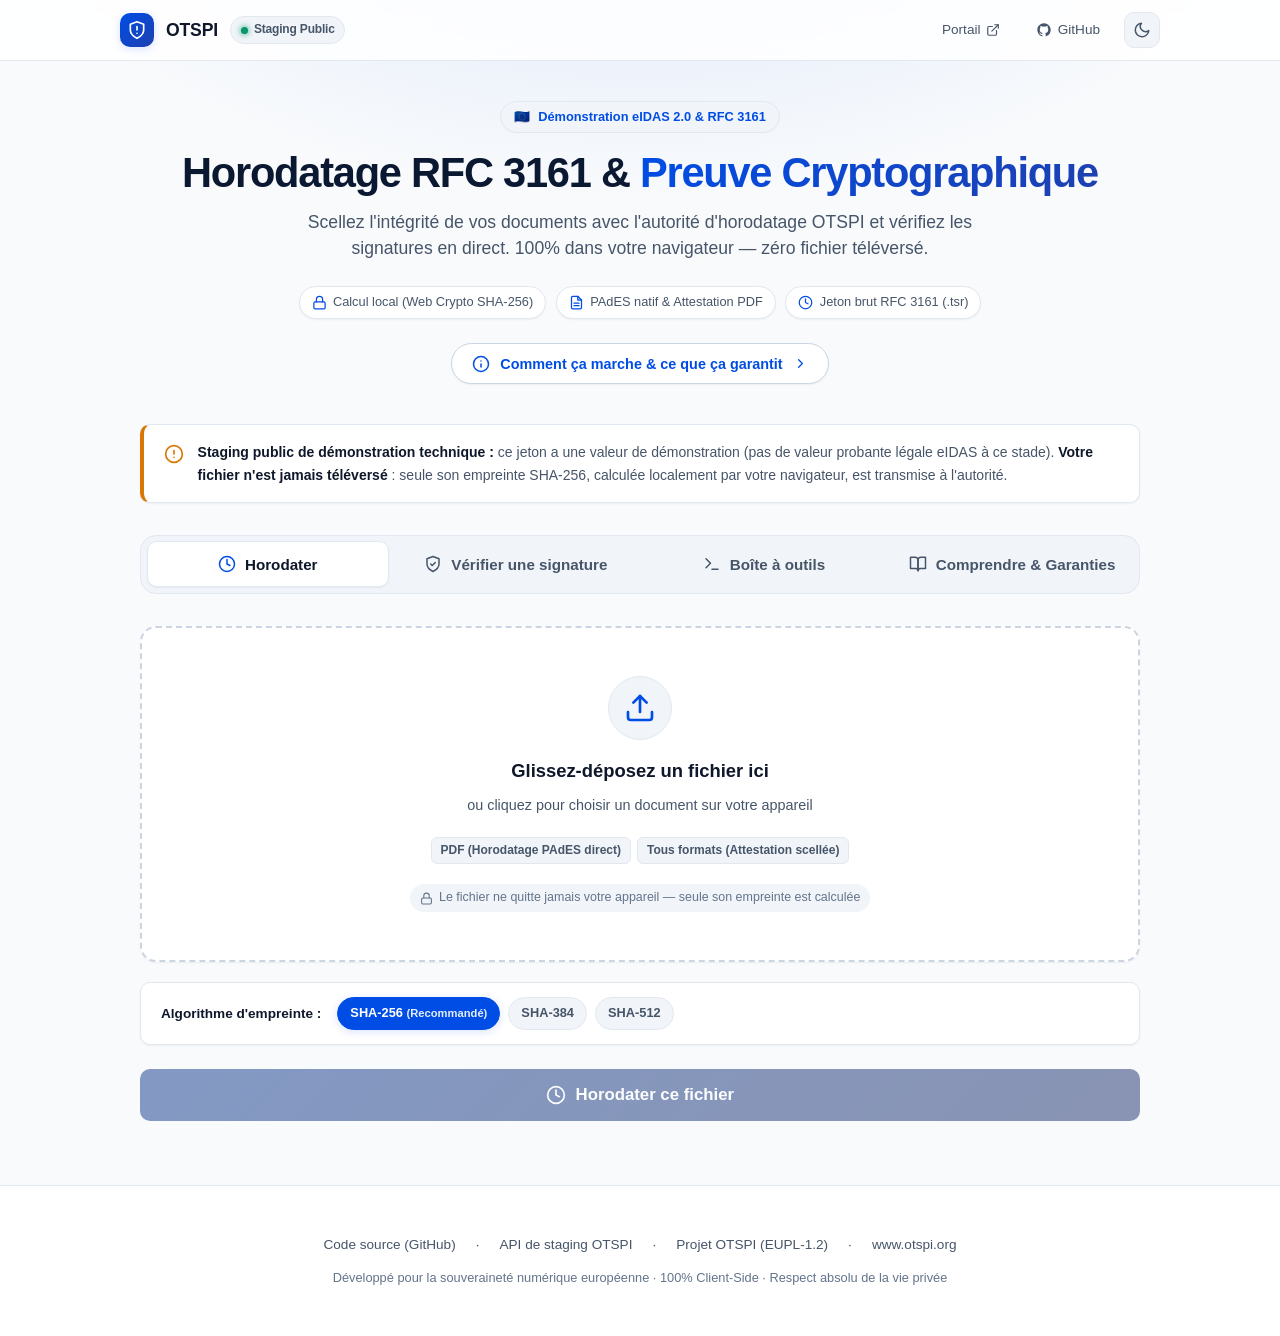
<file: index.html>
<!DOCTYPE html>
<html lang="fr">
<head>
<meta charset="UTF-8">
<meta name="viewport" content="width=device-width, initial-scale=1.0">
<title>Démo OTSPI — Horodatage RFC 3161 &amp; Preuve Cryptographique</title>
<meta name="description" content="Horodatez vos documents en direct contre le staging public OTSPI, avec vérification complète du jeton RFC 3161 et horodatage PAdES dans votre navigateur.">
<meta name="color-scheme" content="light dark">
<link rel="icon" type="image/svg+xml" href="icon.svg">
<link rel="manifest" href="manifest.json">
<script>
  (function() {
    const saved = localStorage.getItem('theme');
    const prefersDark = window.matchMedia('(prefers-color-scheme: dark)').matches;
    const theme = saved || (prefersDark ? 'dark' : 'light');
    document.documentElement.setAttribute('data-theme', theme);
  })();
</script>
<link rel="stylesheet" href="style.css">
<script type="importmap">
{
  "imports": {
    "pkijs": "https://cdn.jsdelivr.net/npm/pkijs/+esm",
    "asn1js": "https://cdn.jsdelivr.net/npm/asn1js/+esm",
    "pdf-lib-incremental-save": "https://cdn.jsdelivr.net/npm/pdf-lib-incremental-save@1.17.4/+esm",
    "pdf-rfc3161": "https://cdn.jsdelivr.net/npm/pdf-rfc3161/+esm",
    "pdf-rfc3161/internals": "https://cdn.jsdelivr.net/npm/pdf-rfc3161/dist/internals.js"
  }
}
</script>
<script src="analytics.js" defer></script>
</head>
<body>
  <!-- Barre de navigation supérieure -->
  <header class="top-bar">
    <div class="top-bar-inner">
      <a href="https://www.otspi.org" class="brand" title="Retour au portail OTSPI">
        <div class="brand-icon-wrap">
          <svg width="20" height="20" viewBox="0 0 24 24" fill="none" stroke="currentColor" stroke-width="2" stroke-linecap="round" stroke-linejoin="round">
            <path d="M12 22s8-4 8-10V5l-8-3-8 3v7c0 6 8 10 8 10z"/>
            <path d="M12 8v4"/>
            <path d="M12 16h.01"/>
          </svg>
        </div>
        <span class="brand-title">OTSPI</span>
        <span class="badge-staging"><span class="badge-dot"></span> <span class="badge-text-full">Staging Public</span><span class="badge-text-short">Staging</span></span>
      </a>

      <div class="top-actions">
        <a href="https://www.otspi.org" class="nav-link" target="_blank" rel="noopener noreferrer">
          <span>Portail</span>
          <svg width="14" height="14" viewBox="0 0 24 24" fill="none" stroke="currentColor" stroke-width="2" stroke-linecap="round" stroke-linejoin="round">
            <path d="M18 13v6a2 2 0 0 1-2 2H5a2 2 0 0 1-2-2V8a2 2 0 0 1 2-2h6"/>
            <polyline points="15 3 21 3 21 9"/>
            <line x1="10" y1="14" x2="21" y2="3"/>
          </svg>
        </a>
        <a href="https://github.com/otspi/demo" class="nav-link" target="_blank" rel="noopener noreferrer" title="Code source sur GitHub">
          <svg width="16" height="16" viewBox="0 0 24 24" fill="currentColor">
            <path fill-rule="evenodd" clip-rule="evenodd" d="M12 2C6.477 2 2 6.484 2 12.017c0 4.425 2.865 8.18 6.839 9.504.5.092.682-.217.682-.483 0-.237-.008-.868-.013-1.703-2.782.605-3.369-1.343-3.369-1.343-.454-1.158-1.11-1.466-1.11-1.466-.908-.62.069-.608.069-.608 1.003.07 1.53 1.032 1.53 1.032.892 1.53 2.341 1.088 2.91.832.092-.647.35-1.088.636-1.338-2.22-.253-4.555-1.113-4.555-4.951 0-1.093.39-1.988 1.029-2.688-.103-.253-.446-1.272.098-2.65 0 0 .84-.27 2.75 1.026A9.564 9.564 0 0112 6.844c.85.004 1.705.115 2.504.337 1.909-1.296 2.747-1.027 2.747-1.027.546 1.379.202 2.398.1 2.651.64.7 1.028 1.595 1.028 2.688 0 3.848-2.339 4.695-4.566 4.943.359.309.678.92.678 1.855 0 1.338-.012 2.419-.012 2.747 0 .268.18.58.688.482A10.019 10.019 0 0022 12.017C22 6.484 17.522 2 12 2z"/>
          </svg>
          <span>GitHub</span>
        </a>
        <button id="theme-toggle" class="btn-theme-toggle" aria-label="Basculer entre thème clair et thème sombre">
          <!-- Soleil (affiché en thème sombre pour passer au clair) -->
          <svg class="theme-icon-sun" width="18" height="18" viewBox="0 0 24 24" fill="none" stroke="currentColor" stroke-width="2" stroke-linecap="round" stroke-linejoin="round">
            <circle cx="12" cy="12" r="5"/>
            <line x1="12" y1="1" x2="12" y2="3"/>
            <line x1="12" y1="21" x2="12" y2="23"/>
            <line x1="4.22" y1="4.22" x2="5.64" y2="5.64"/>
            <line x1="18.36" y1="18.36" x2="19.78" y2="19.78"/>
            <line x1="1" y1="12" x2="3" y2="12"/>
            <line x1="21" y1="12" x2="23" y2="12"/>
            <line x1="4.22" y1="19.78" x2="5.64" y2="18.36"/>
            <line x1="18.36" y1="5.64" x2="19.78" y2="4.22"/>
          </svg>
          <!-- Lune (affichée en thème clair pour passer au sombre) -->
          <svg class="theme-icon-moon" width="18" height="18" viewBox="0 0 24 24" fill="none" stroke="currentColor" stroke-width="2" stroke-linecap="round" stroke-linejoin="round">
            <path d="M21 12.79A9 9 0 1 1 11.21 3 7 7 0 0 0 21 12.79z"/>
          </svg>
        </button>
      </div>
    </div>
  </header>

  <div class="container">
    <!-- Hero Section -->
    <section class="hero">
      <div class="hero-pill">
        <span>🇪🇺</span>
        <span>Démonstration eIDAS 2.0 &amp; RFC 3161</span>
      </div>
      <h1>Horodatage RFC&nbsp;3161 &amp; <span class="hero-gradient-text">Preuve Cryptographique</span></h1>
      <p class="subtitle">Scellez l'intégrité de vos documents avec l'autorité d'horodatage OTSPI et vérifiez les signatures en direct. 100% dans votre navigateur — zéro fichier téléversé.</p>
      
      <div class="trust-badges">
        <div class="trust-badge">
          <svg width="15" height="15" viewBox="0 0 24 24" fill="none" stroke="currentColor" stroke-width="2" stroke-linecap="round" stroke-linejoin="round">
            <rect x="3" y="11" width="18" height="11" rx="2" ry="2"/>
            <path d="M7 11V7a5 5 0 0 1 10 0v4"/>
          </svg>
          <span>Calcul local (Web Crypto SHA-256)</span>
        </div>
        <div class="trust-badge">
          <svg width="15" height="15" viewBox="0 0 24 24" fill="none" stroke="currentColor" stroke-width="2" stroke-linecap="round" stroke-linejoin="round">
            <path d="M14 2H6a2 2 0 0 0-2 2v16a2 2 0 0 0 2 2h12a2 2 0 0 0 2-2V8z"/>
            <polyline points="14 2 14 8 20 8"/>
            <line x1="16" y1="13" x2="8" y2="13"/>
            <line x1="16" y1="17" x2="8" y2="17"/>
          </svg>
          <span>PAdES natif &amp; Attestation PDF</span>
        </div>
        <div class="trust-badge">
          <svg width="15" height="15" viewBox="0 0 24 24" fill="none" stroke="currentColor" stroke-width="2" stroke-linecap="round" stroke-linejoin="round">
            <circle cx="12" cy="12" r="10"/>
            <polyline points="12 6 12 12 16 14"/>
          </svg>
          <span>Jeton brut RFC 3161 (.tsr)</span>
        </div>
      </div>

      <div class="hero-actions">
        <button type="button" class="btn-hero-learn" id="btn-hero-learn">
          <svg width="18" height="18" viewBox="0 0 24 24" fill="none" stroke="currentColor" stroke-width="2" stroke-linecap="round" stroke-linejoin="round">
            <circle cx="12" cy="12" r="10"/>
            <line x1="12" y1="16" x2="12" y2="12"/>
            <line x1="12" y1="8" x2="12.01" y2="8"/>
          </svg>
          <span>Comment ça marche &amp; ce que ça garantit</span>
          <svg width="15" height="15" viewBox="0 0 24 24" fill="none" stroke="currentColor" stroke-width="2" stroke-linecap="round" stroke-linejoin="round">
            <polyline points="9 18 15 12 9 6"/>
          </svg>
        </button>
      </div>
    </section>

    <!-- Bannière d'information Staging -->
    <div class="banner">
      <div class="banner-icon">
        <svg width="20" height="20" viewBox="0 0 24 24" fill="none" stroke="currentColor" stroke-width="2" stroke-linecap="round" stroke-linejoin="round">
          <circle cx="12" cy="12" r="10"/>
          <line x1="12" y1="8" x2="12" y2="12"/>
          <line x1="12" y1="16" x2="12.01" y2="16"/>
        </svg>
      </div>
      <div class="banner-text">
        <strong>Staging public de démonstration technique&nbsp;:</strong> ce jeton a une valeur de démonstration (pas de valeur probante légale eIDAS à ce stade). <strong>Votre fichier n'est jamais téléversé</strong>&nbsp;: seule son empreinte SHA-256, calculée localement par votre navigateur, est transmise à l'autorité.
      </div>
    </div>

    <!-- Onglets de navigation (Segmented Control) -->
    <nav class="nav-tabs" role="tablist">
      <button class="nav-tab active" id="tab-stamp" role="tab" aria-selected="true" aria-controls="view-stamp">
        <span class="tab-icon">
          <svg viewBox="0 0 24 24" fill="none" stroke="currentColor" stroke-width="2" stroke-linecap="round" stroke-linejoin="round">
            <circle cx="12" cy="12" r="10"/>
            <polyline points="12 6 12 12 16 14"/>
          </svg>
        </span>
        <span class="tab-label-full">Horodater</span>
        <span class="tab-label-short">Horodater</span>
      </button>
      <button class="nav-tab" id="tab-verify" role="tab" aria-selected="false" aria-controls="view-verify">
        <span class="tab-icon">
          <svg viewBox="0 0 24 24" fill="none" stroke="currentColor" stroke-width="2" stroke-linecap="round" stroke-linejoin="round">
            <path d="M12 22s8-4 8-10V5l-8-3-8 3v7c0 6 8 10 8 10z"/>
            <polyline points="9 12 11 14 15 10"/>
          </svg>
        </span>
        <span class="tab-label-full">Vérifier une signature</span>
        <span class="tab-label-short">Vérifier</span>
      </button>
      <button class="nav-tab" id="tab-toolbox" role="tab" aria-selected="false" aria-controls="view-toolbox">
        <span class="tab-icon">
          <svg viewBox="0 0 24 24" fill="none" stroke="currentColor" stroke-width="2" stroke-linecap="round" stroke-linejoin="round">
            <polyline points="4 17 10 11 4 5"/>
            <line x1="12" y1="19" x2="20" y2="19"/>
          </svg>
        </span>
        <span class="tab-label-full">Boîte à outils</span>
        <span class="tab-label-short">Outils</span>
      </button>
      <button class="nav-tab" id="tab-learn" role="tab" aria-selected="false" aria-controls="view-learn">
        <span class="tab-icon">
          <svg viewBox="0 0 24 24" fill="none" stroke="currentColor" stroke-width="2" stroke-linecap="round" stroke-linejoin="round">
            <path d="M2 3h6a4 4 0 0 1 4 4v14a3 3 0 0 0-3-3H2z"/>
            <path d="M22 3h-6a4 4 0 0 0-4 4v14a3 3 0 0 1 3-3h7z"/>
          </svg>
        </span>
        <span class="tab-label-full">Comprendre &amp; Garanties</span>
        <span class="tab-label-short">Guide</span>
      </button>
    </nav>

    <!-- Vue 1: Horodater -->
    <div class="tab-view active" id="view-stamp">
      <div class="dropzone" id="dropzone">
        <div class="dropzone-illustration">
          <svg width="32" height="32" viewBox="0 0 24 24" fill="none" stroke="currentColor" stroke-width="2" stroke-linecap="round" stroke-linejoin="round">
            <path d="M21 15v4a2 2 0 0 1-2 2H5a2 2 0 0 1-2-2v-4"/>
            <polyline points="17 8 12 3 7 8"/>
            <line x1="12" y1="3" x2="12" y2="15"/>
          </svg>
        </div>
        <p class="dropzone-title">Glissez-déposez un fichier ici</p>
        <p class="dropzone-subtitle">ou cliquez pour choisir un document sur votre appareil</p>
        
        <div class="format-chips">
          <span class="format-chip">PDF (Horodatage PAdES direct)</span>
          <span class="format-chip">Tous formats (Attestation scellée)</span>
        </div>

        <div class="dropzone-privacy">
          <svg width="13" height="13" viewBox="0 0 24 24" fill="none" stroke="currentColor" stroke-width="2" stroke-linecap="round" stroke-linejoin="round">
            <rect x="3" y="11" width="18" height="11" rx="2" ry="2"/>
            <path d="M7 11V7a5 5 0 0 1 10 0v4"/>
          </svg>
          <span>Le fichier ne quitte jamais votre appareil — seule son empreinte est calculée</span>
        </div>
        <input type="file" id="file-input">
      </div>
      
      <div class="file-info" id="file-info"></div>

      <div class="algorithm-selector">
        <span class="algorithm-label">Algorithme d'empreinte :</span>
        <div class="algorithm-options" role="radiogroup" aria-label="Algorithme d'empreinte">
          <label class="alg-option">
            <input type="radio" name="stamp-alg" value="sha256" checked>
            <span>SHA-256 <small class="alg-recommended">(Recommandé)</small></span>
          </label>
          <label class="alg-option">
            <input type="radio" name="stamp-alg" value="sha384">
            <span>SHA-384</span>
          </label>
          <label class="alg-option">
            <input type="radio" name="stamp-alg" value="sha512">
            <span>SHA-512</span>
          </label>
        </div>
      </div>

      <button class="primary" id="submit-btn" disabled>
        <svg width="20" height="20" viewBox="0 0 24 24" fill="none" stroke="currentColor" stroke-width="2" stroke-linecap="round" stroke-linejoin="round">
          <circle cx="12" cy="12" r="10"/>
          <polyline points="12 6 12 12 16 14"/>
        </svg>
        <span>Horodater ce fichier</span>
      </button>

      <!-- Pipeline Cryptographique d'Horodatage (Stepper dynamique) -->
      <div class="crypto-stepper" id="stamp-stepper" hidden>
        <div class="stepper-header">
          <div class="stepper-title-wrap">
            <span class="stepper-pulse"></span>
            <h3 class="stepper-title">Pipeline Cryptographique d'Horodatage</h3>
          </div>
          <span class="stepper-status-badge" id="stamp-stepper-badge">En attente…</span>
        </div>
        <div class="stepper-timeline">
          <div class="step-item" id="stamp-step-1" data-step="1">
            <div class="step-indicator"><span class="step-num">1</span></div>
            <div class="step-content">
              <div class="step-title-row">
                <h4 class="step-title">1. Empreinte locale Zero-Knowledge</h4>
                <span class="step-tech-badge">Web Crypto API</span>
              </div>
              <p class="step-desc">Calcul de l'empreinte mathématique unidirectionnelle dans votre navigateur. Aucun octet de votre document n'est envoyé.</p>
              <div class="step-detail" id="stamp-step-1-detail"></div>
            </div>
          </div>
          <div class="step-item" id="stamp-step-2" data-step="2">
            <div class="step-indicator"><span class="step-num">2</span></div>
            <div class="step-content">
              <div class="step-title-row">
                <h4 class="step-title">2. Requête d'horodatage RFC 3161</h4>
                <span class="step-tech-badge">TSA OTSPI</span>
              </div>
              <p class="step-desc">Transmission de l'empreinte seule à l'autorité d'horodatage pour association avec son horloge atomique UTC de référence.</p>
              <div class="step-detail" id="stamp-step-2-detail"></div>
            </div>
          </div>
          <div class="step-item" id="stamp-step-3" data-step="3">
            <div class="step-indicator"><span class="step-num">3</span></div>
            <div class="step-content">
              <div class="step-title-row">
                <h4 class="step-title">3. Déballage ASN.1 &amp; Signature CMS</h4>
                <span class="step-tech-badge">PKCS#7 / CMS</span>
              </div>
              <p class="step-desc">Décodage de la structure ASN.1 TimeStampToken et vérification mathématique de la signature RSA/ECDSA de la TSA.</p>
              <div class="step-detail" id="stamp-step-3-detail"></div>
            </div>
          </div>
          <div class="step-item" id="stamp-step-4" data-step="4">
            <div class="step-indicator"><span class="step-num">4</span></div>
            <div class="step-content">
              <div class="step-title-row">
                <h4 class="step-title">4. Validation de la chaîne de confiance X.509</h4>
                <span class="step-tech-badge">PKI eIDAS</span>
              </div>
              <p class="step-desc">Audit du certificat de l'unité d'horodatage (TSU), conformité aux extensions temporelles et lien vers l'autorité racine.</p>
              <div class="step-detail" id="stamp-step-4-detail"></div>
            </div>
          </div>
          <div class="step-item" id="stamp-step-5" data-step="5">
            <div class="step-indicator"><span class="step-num">5</span></div>
            <div class="step-content">
              <div class="step-title-row">
                <h4 class="step-title">5. Scellement PAdES &amp; Conservation ISO 32000</h4>
                <span class="step-tech-badge">PAdES / PDF</span>
              </div>
              <p class="step-desc">Incorporation du jeton dans le PDF (DocTimeStamp avec ByteRange) ou génération de l'attestation PDF avec pièces jointes scellées.</p>
              <div class="step-detail" id="stamp-step-5-detail"></div>
            </div>
          </div>
        </div>
      </div>

      <div class="result" id="result">
        <div class="result-header" id="result-header"></div>
        <div class="result-body" id="result-body"></div>
        <div class="actions" style="padding: 0 1.5rem 1.5rem;">
          <button class="action-primary" id="preview-pdf-btn" hidden style="background:var(--brand-primary); border-color:var(--brand-primary);">
            <svg width="18" height="18" viewBox="0 0 24 24" fill="none" stroke="currentColor" stroke-width="2" stroke-linecap="round" stroke-linejoin="round">
              <path d="M1 12s4-8 11-8 11 8 11 8-4 8-11 8-11-8-11-8z"/>
              <circle cx="12" cy="12" r="3"/>
            </svg>
            <span>Aperçu du PDF</span>
          </button>
          <button class="action-primary" id="download-pdf-btn" hidden>
            <svg width="18" height="18" viewBox="0 0 24 24" fill="none" stroke="currentColor" stroke-width="2" stroke-linecap="round" stroke-linejoin="round">
              <path d="M21 15v4a2 2 0 0 1-2 2H5a2 2 0 0 1-2-2v-4"/>
              <polyline points="7 10 12 15 17 10"/>
              <line x1="12" y1="15" x2="12" y2="3"/>
            </svg>
            <span>Télécharger le PDF horodaté (.pdf)</span>
          </button>
          <button class="secondary" id="download-btn" hidden>
            <svg width="18" height="18" viewBox="0 0 24 24" fill="none" stroke="currentColor" stroke-width="2" stroke-linecap="round" stroke-linejoin="round">
              <path d="M14 2H6a2 2 0 0 0-2 2v16a2 2 0 0 0 2 2h12a2 2 0 0 0 2-2V8z"/>
              <polyline points="14 2 14 8 20 8"/>
            </svg>
            <span>Télécharger le jeton brut (.tsr)</span>
          </button>
          <button class="secondary" id="download-receipt-btn" hidden>
            <svg width="18" height="18" viewBox="0 0 24 24" fill="none" stroke="currentColor" stroke-width="2" stroke-linecap="round" stroke-linejoin="round">
              <path d="M14 2H6a2 2 0 0 0-2 2v16a2 2 0 0 0 2 2h12a2 2 0 0 0 2-2V8z"/>
              <polyline points="14 2 14 8 20 8"/>
              <line x1="16" y1="13" x2="8" y2="13"/>
              <line x1="16" y1="17" x2="8" y2="17"/>
              <polyline points="10 9 9 9 8 9"/>
            </svg>
            <span>Exporter le reçu de preuve (.json)</span>
          </button>
        </div>
      </div>
    </div>

    <!-- Vue 2: Vérifier / Check signature -->
    <div class="tab-view" id="view-verify">
      <div class="dropzone" id="verify-dropzone">
        <div class="dropzone-illustration">
          <svg width="32" height="32" viewBox="0 0 24 24" fill="none" stroke="currentColor" stroke-width="2" stroke-linecap="round" stroke-linejoin="round">
            <circle cx="11" cy="11" r="8"/>
            <line x1="21" y1="21" x2="16.65" y2="16.65"/>
          </svg>
        </div>
        <p class="dropzone-title">Déposez un PDF signé, un jeton (.tsr) ou un document + jeton</p>
        <p class="dropzone-subtitle">ou cliquez pour sélectionner un ou plusieurs fichiers</p>
        
        <div class="format-chips">
          <span class="format-chip">PDF horodaté (PAdES)</span>
          <span class="format-chip">Jeton autonome (.tsr)</span>
          <span class="format-chip">Document + Jeton (.tsr)</span>
        </div>

        <div class="dropzone-privacy">
          <svg width="13" height="13" viewBox="0 0 24 24" fill="none" stroke="currentColor" stroke-width="2" stroke-linecap="round" stroke-linejoin="round">
            <rect x="3" y="11" width="18" height="11" rx="2" ry="2"/>
            <path d="M7 11V7a5 5 0 0 1 10 0v4"/>
          </svg>
          <span>Vérification 100% locale (intégrité ByteRange, signature CMS et chaîne de confiance)</span>
        </div>
        <input type="file" id="verify-file-input" multiple>
      </div>
      
      <div class="file-info" id="verify-file-info"></div>

      <button class="primary" id="verify-btn" disabled>
        <svg width="20" height="20" viewBox="0 0 24 24" fill="none" stroke="currentColor" stroke-width="2" stroke-linecap="round" stroke-linejoin="round">
          <path d="M12 22s8-4 8-10V5l-8-3-8 3v7c0 6 8 10 8 10z"/>
          <polyline points="9 12 11 14 15 10"/>
        </svg>
        <span>Vérifier la signature / le jeton</span>
      </button>

      <!-- Pipeline d'Audit & de Vérification (Stepper dynamique) -->
      <div class="crypto-stepper" id="verify-stepper" hidden>
        <div class="stepper-header">
          <div class="stepper-title-wrap">
            <span class="stepper-pulse"></span>
            <h3 class="stepper-title">Pipeline d'Audit &amp; de Vérification</h3>
          </div>
          <span class="stepper-status-badge" id="verify-stepper-badge">En attente…</span>
        </div>
        <div class="stepper-timeline">
          <div class="step-item" id="verify-step-1" data-step="1">
            <div class="step-indicator"><span class="step-num">1</span></div>
            <div class="step-content">
              <div class="step-title-row">
                <h4 class="step-title">1. Détection du format &amp; Extraction</h4>
                <span class="step-tech-badge">PAdES / ASN.1</span>
              </div>
              <p class="step-desc">Analyse des structures PDF (dictionnaire /DocTimeStamp, table ByteRange) ou décodage du jeton binaire RFC 3161 (.tsr).</p>
              <div class="step-detail" id="verify-step-1-detail"></div>
            </div>
          </div>
          <div class="step-item" id="verify-step-2" data-step="2">
            <div class="step-indicator"><span class="step-num">2</span></div>
            <div class="step-content">
              <div class="step-title-row">
                <h4 class="step-title">2. Recalcul de l'empreinte &amp; Intégrité</h4>
                <span class="step-tech-badge">Web Crypto SHA</span>
              </div>
              <p class="step-desc">Recalcul local de l'empreinte sur les octets couverts et confrontation avec le MessageImprint scellé par l'autorité.</p>
              <div class="step-detail" id="verify-step-2-detail"></div>
            </div>
          </div>
          <div class="step-item" id="verify-step-3" data-step="3">
            <div class="step-indicator"><span class="step-num">3</span></div>
            <div class="step-content">
              <div class="step-title-row">
                <h4 class="step-title">3. Vérification de la signature TSA</h4>
                <span class="step-tech-badge">RSA / ECDSA</span>
              </div>
              <p class="step-desc">Contrôle mathématique de la signature CMS de la TSA garantissant que le jeton n'a été ni falsifié ni rejoué.</p>
              <div class="step-detail" id="verify-step-3-detail"></div>
            </div>
          </div>
          <div class="step-item" id="verify-step-4" data-step="4">
            <div class="step-indicator"><span class="step-num">4</span></div>
            <div class="step-content">
              <div class="step-title-row">
                <h4 class="step-title">4. Chaîne de confiance X.509 &amp; Date certifiée</h4>
                <span class="step-tech-badge">PKI &amp; UTC</span>
              </div>
              <p class="step-desc">Validation de l'identité de l'autorité, validité temporelle du certificat au moment du scellement et extraction de la date certaine.</p>
              <div class="step-detail" id="verify-step-4-detail"></div>
            </div>
          </div>
        </div>
      </div>

      <div class="result" id="verify-result">
        <div class="result-header" id="verify-result-header"></div>
        <div class="result-body" id="verify-result-body"></div>
        <div class="actions" style="padding: 0 1.5rem 1.5rem;">
          <button class="action-primary" id="verify-preview-pdf-btn" hidden style="background:var(--brand-primary); border-color:var(--brand-primary);">
            <svg width="18" height="18" viewBox="0 0 24 24" fill="none" stroke="currentColor" stroke-width="2" stroke-linecap="round" stroke-linejoin="round">
              <path d="M1 12s4-8 11-8 11 8 11 8-4 8-11 8-11-8-11-8z"/>
              <circle cx="12" cy="12" r="3"/>
            </svg>
            <span>Aperçu du PDF</span>
          </button>
          <button class="action-primary" id="verify-export-tsr-btn" hidden>
            <svg width="18" height="18" viewBox="0 0 24 24" fill="none" stroke="currentColor" stroke-width="2" stroke-linecap="round" stroke-linejoin="round">
              <path d="M21 15v4a2 2 0 0 1-2 2H5a2 2 0 0 1-2-2v-4"/>
              <polyline points="7 10 12 15 17 10"/>
              <line x1="12" y1="15" x2="12" y2="3"/>
            </svg>
            <span>Exporter le jeton extrait (.tsr)</span>
          </button>
          <button class="secondary" id="verify-download-receipt-btn" hidden>
            <svg width="18" height="18" viewBox="0 0 24 24" fill="none" stroke="currentColor" stroke-width="2" stroke-linecap="round" stroke-linejoin="round">
              <path d="M14 2H6a2 2 0 0 0-2 2v16a2 2 0 0 0 2 2h12a2 2 0 0 0 2-2V8z"/>
              <polyline points="14 2 14 8 20 8"/>
              <line x1="16" y1="13" x2="8" y2="13"/>
              <line x1="16" y1="17" x2="8" y2="17"/>
              <polyline points="10 9 9 9 8 9"/>
            </svg>
            <span>Exporter le reçu de preuve (.json)</span>
          </button>
        </div>
      </div>
    </div>

    <!-- Vue 3: Boîte à outils -->
    <div class="tab-view" id="view-toolbox">
      <div class="toolbox-grid">
        <!-- Outil 1: Hasheur -->
        <div class="tool-card">
          <h3>
            <svg width="20" height="20" viewBox="0 0 24 24" fill="none" stroke="currentColor" stroke-width="2" stroke-linecap="round" stroke-linejoin="round">
              <polygon points="13 2 3 14 12 14 11 22 21 10 12 10 13 2"/>
            </svg>
            <span>Calculateur d'empreintes (Hashes)</span>
          </h3>
          <p>Calculez instantanément les empreintes cryptographiques d'un fichier en local (Web Crypto API).</p>
          <div class="dropzone mini-dropzone" id="hash-dropzone">
            <div class="dropzone-illustration" style="width:44px; height:44px; margin-bottom:0.35rem;">
              <svg width="22" height="22" viewBox="0 0 24 24" fill="none" stroke="currentColor" stroke-width="2" stroke-linecap="round" stroke-linejoin="round">
                <path d="M14 2H6a2 2 0 0 0-2 2v16a2 2 0 0 0 2 2h12a2 2 0 0 0 2-2V8z"/>
                <polyline points="14 2 14 8 20 8"/>
              </svg>
            </div>
            <strong style="font-size: 0.95rem;">Cliquez ou déposez un fichier pour calculer son empreinte</strong>
            <input type="file" id="hash-file-input">
          </div>
          <div id="hash-results" class="hash-results" hidden>
            <div class="hash-file-title" id="hash-file-title"></div>
            <div class="hash-row">
              <div class="hash-label">SHA-256</div>
              <div class="hash-value-wrap">
                <code id="hash-val-256">-</code>
                <button class="btn-copy" data-target="hash-val-256">
                  <svg width="14" height="14" viewBox="0 0 24 24" fill="none" stroke="currentColor" stroke-width="2" stroke-linecap="round" stroke-linejoin="round">
                    <rect x="9" y="9" width="13" height="13" rx="2" ry="2"/>
                    <path d="M5 15H4a2 2 0 0 1-2-2V4a2 2 0 0 1 2-2h9a2 2 0 0 1 2 2v1"/>
                  </svg>
                  <span>Copier</span>
                </button>
              </div>
            </div>
            <div class="hash-row">
              <div class="hash-label">SHA-384</div>
              <div class="hash-value-wrap">
                <code id="hash-val-384">-</code>
                <button class="btn-copy" data-target="hash-val-384">
                  <svg width="14" height="14" viewBox="0 0 24 24" fill="none" stroke="currentColor" stroke-width="2" stroke-linecap="round" stroke-linejoin="round">
                    <rect x="9" y="9" width="13" height="13" rx="2" ry="2"/>
                    <path d="M5 15H4a2 2 0 0 1-2-2V4a2 2 0 0 1 2-2h9a2 2 0 0 1 2 2v1"/>
                  </svg>
                  <span>Copier</span>
                </button>
              </div>
            </div>
            <div class="hash-row">
              <div class="hash-label">SHA-512</div>
              <div class="hash-value-wrap">
                <code id="hash-val-512">-</code>
                <button class="btn-copy" data-target="hash-val-512">
                  <svg width="14" height="14" viewBox="0 0 24 24" fill="none" stroke="currentColor" stroke-width="2" stroke-linecap="round" stroke-linejoin="round">
                    <rect x="9" y="9" width="13" height="13" rx="2" ry="2"/>
                    <path d="M5 15H4a2 2 0 0 1-2-2V4a2 2 0 0 1 2-2h9a2 2 0 0 1 2 2v1"/>
                  </svg>
                  <span>Copier</span>
                </button>
              </div>
            </div>
            <div class="hash-compare-box">
              <label for="hash-compare-input">Comparer avec une empreinte attendue :</label>
              <input type="text" id="hash-compare-input" placeholder="Collez un hash SHA-256/384/512 pour vérifier...">
              <div id="hash-compare-status" class="compare-status"></div>
            </div>
          </div>
        </div>

        <!-- Outil 2: Autorité TSA & Certificats -->
        <div class="tool-card">
          <h3>
            <svg width="20" height="20" viewBox="0 0 24 24" fill="none" stroke="currentColor" stroke-width="2" stroke-linecap="round" stroke-linejoin="round">
              <path d="M3 21h18"/>
              <path d="M3 10h18"/>
              <path d="M5 6l7-3 7 3"/>
              <path d="M4 10v11"/>
              <path d="M20 10v11"/>
              <path d="M8 14v3"/>
              <path d="M12 14v3"/>
              <path d="M16 14v3"/>
            </svg>
            <span>Autorité TSA OTSPI (Staging Live)</span>
          </h3>
          <p>Informations en direct sur la politique d'horodatage et certificats officiels de l'autorité.</p>
          <div id="tsa-info-loading" style="color: var(--text-muted); font-size: 0.85rem;"><span class="spinner"></span> Interrogation de l'autorité en cours…</div>
          <div id="tsa-info-content" hidden>
            <dl class="tsa-dl">
              <dt>Statut du service :</dt><dd><span class="status-pill ok"><span class="badge-dot" style="background-color:var(--ok-color); box-shadow:0 0 6px var(--ok-color);"></span> En ligne</span></dd>
              <dt>Politique (OID) :</dt><dd><code id="tsa-policy-oid">-</code></dd>
              <dt>Sujet TSU :</dt><dd id="tsa-subject">-</dd>
              <dt>Émetteur CA :</dt><dd id="tsa-issuer">-</dd>
              <dt>Précision :</dt><dd id="tsa-accuracy">-</dd>
              <dt>Source de temps :</dt><dd id="tsa-timesource">-</dd>
              <dt>Algorithmes :</dt><dd id="tsa-algorithms">-</dd>
            </dl>
            <div class="actions" style="margin-top: 1.5rem;">
              <button class="action-primary" id="download-cert-btn">
                <svg width="18" height="18" viewBox="0 0 24 24" fill="none" stroke="currentColor" stroke-width="2" stroke-linecap="round" stroke-linejoin="round">
                  <path d="M21 15v4a2 2 0 0 1-2 2H5a2 2 0 0 1-2-2v-4"/>
                  <polyline points="7 10 12 15 17 10"/>
                  <line x1="12" y1="15" x2="12" y2="3"/>
                </svg>
                <span>Télécharger la chaîne de certificats (.pem)</span>
              </button>
            </div>
          </div>
        </div>

        <!-- Outil 3: Commandes CLI -->
        <div class="tool-card">
          <h3>
            <svg width="20" height="20" viewBox="0 0 24 24" fill="none" stroke="currentColor" stroke-width="2" stroke-linecap="round" stroke-linejoin="round">
              <rect x="2" y="3" width="20" height="14" rx="2" ry="2"/>
              <line x1="8" y1="21" x2="16" y2="21"/>
              <line x1="12" y1="17" x2="12" y2="21"/>
            </svg>
            <span>Commandes en ligne de commande (CLI)</span>
          </h3>
          <p>Snippets prêts à l'emploi pour horodater et vérifier vos documents depuis votre terminal.</p>
          <div class="cli-tabs">
            <button class="cli-tab-btn active" data-target="cli-curl-json">cURL (JSON)</button>
            <button class="cli-tab-btn" data-target="cli-curl-rfc">OpenSSL (RFC 3161)</button>
            <button class="cli-tab-btn" data-target="cli-pyhanko">pyHanko (PDF)</button>
            <button class="cli-tab-btn" data-target="cli-pdfsig">pdfsig (Linux)</button>
          </div>
          <div class="terminal-window">
            <div class="terminal-header">
              <div class="terminal-dots">
                <div class="terminal-dot dot-red"></div>
                <div class="terminal-dot dot-yellow"></div>
                <div class="terminal-dot dot-green"></div>
              </div>
              <span style="font-size:0.75rem; color:#94a3b8; font-family:var(--font-mono);">terminal</span>
              <div style="width:40px;"></div>
            </div>
            <div class="cli-panes">
              <div class="cli-pane active" id="cli-curl-json">
                <pre><code id="code-curl-json">curl -X POST https://api.staging.open-eidas.eu/api/v1/timestamp \
  -H "Content-Type: application/json" \
  -d '{"hash": "VOTRE_HASH_SHA256", "algorithm": "sha256"}'</code></pre>
                <button class="btn-copy cli-copy-btn" data-target="code-curl-json">
                  <svg width="14" height="14" viewBox="0 0 24 24" fill="none" stroke="currentColor" stroke-width="2" stroke-linecap="round" stroke-linejoin="round">
                    <rect x="9" y="9" width="13" height="13" rx="2" ry="2"/>
                    <path d="M5 15H4a2 2 0 0 1-2-2V4a2 2 0 0 1 2-2h9a2 2 0 0 1 2 2v1"/>
                  </svg>
                  <span>Copier</span>
                </button>
              </div>
              <div class="cli-pane" id="cli-curl-rfc">
                <pre><code id="code-curl-rfc"># 1. Générer la requête d'horodatage TSQ
openssl ts -query -data document.pdf -sha256 -cert -out request.tsq

# 2. Envoyer la requête binaire à la TSA
curl -H "Content-Type: application/timestamp-query" \
  --data-binary @request.tsq \
  https://api.staging.open-eidas.eu/tsa -o response.tsr

# 3. Vérifier le jeton avec la chaîne
openssl ts -verify -in response.tsr -data document.pdf -CAfile chain.pem</code></pre>
                <button class="btn-copy cli-copy-btn" data-target="code-curl-rfc">
                  <svg width="14" height="14" viewBox="0 0 24 24" fill="none" stroke="currentColor" stroke-width="2" stroke-linecap="round" stroke-linejoin="round">
                    <rect x="9" y="9" width="13" height="13" rx="2" ry="2"/>
                    <path d="M5 15H4a2 2 0 0 1-2-2V4a2 2 0 0 1 2-2h9a2 2 0 0 1 2 2v1"/>
                  </svg>
                  <span>Copier</span>
                </button>
              </div>
              <div class="cli-pane" id="cli-pyhanko">
                <pre><code id="code-pyhanko"># Vérifier toutes les signatures et horodatages PAdES d'un PDF
pyhanko check-sig document-horodate.pdf</code></pre>
                <button class="btn-copy cli-copy-btn" data-target="code-pyhanko">
                  <svg width="14" height="14" viewBox="0 0 24 24" fill="none" stroke="currentColor" stroke-width="2" stroke-linecap="round" stroke-linejoin="round">
                    <rect x="9" y="9" width="13" height="13" rx="2" ry="2"/>
                    <path d="M5 15H4a2 2 0 0 1-2-2V4a2 2 0 0 1 2-2h9a2 2 0 0 1 2 2v1"/>
                  </svg>
                  <span>Copier</span>
                </button>
              </div>
              <div class="cli-pane" id="cli-pdfsig">
                <pre><code id="code-pdfsig"># Examiner les champs de signature et d'horodatage (Poppler)
pdfsig -nocert document-horodate.pdf</code></pre>
                <button class="btn-copy cli-copy-btn" data-target="code-pdfsig">
                  <svg width="14" height="14" viewBox="0 0 24 24" fill="none" stroke="currentColor" stroke-width="2" stroke-linecap="round" stroke-linejoin="round">
                    <rect x="9" y="9" width="13" height="13" rx="2" ry="2"/>
                    <path d="M5 15H4a2 2 0 0 1-2-2V4a2 2 0 0 1 2-2h9a2 2 0 0 1 2 2v1"/>
                  </svg>
                  <span>Copier</span>
                </button>
              </div>
            </div>
          </div>
        </div>

        <!-- Outil 4: Soumission directe de requête RFC 3161 (.tsq) -->
        <div class="tool-card">
          <h3>
            <svg width="20" height="20" viewBox="0 0 24 24" fill="none" stroke="currentColor" stroke-width="2" stroke-linecap="round" stroke-linejoin="round">
              <path d="M21 15v4a2 2 0 0 1-2 2H5a2 2 0 0 1-2-2v-4"/>
              <polyline points="17 8 12 3 7 8"/>
              <line x1="12" y1="3" x2="12" y2="15"/>
            </svg>
            <span>Soumission directe de requête RFC 3161 (.tsq)</span>
          </h3>
          <p>Envoyez directement une requête binaire TimeStampQuery (générée par OpenSSL ou pyHanko) au point d'accès <code>/tsa</code>.</p>
          <div class="dropzone mini-dropzone" id="tsq-dropzone">
            <div class="dropzone-illustration" style="width:44px; height:44px; margin-bottom:0.35rem;">
              <svg width="22" height="22" viewBox="0 0 24 24" fill="none" stroke="currentColor" stroke-width="2" stroke-linecap="round" stroke-linejoin="round">
                <path d="M14 2H6a2 2 0 0 0-2 2v16a2 2 0 0 0 2 2h12a2 2 0 0 0 2-2V8z"/>
                <polyline points="14 2 14 8 20 8"/>
              </svg>
            </div>
            <strong style="font-size: 0.95rem;">Cliquez ou déposez un fichier requête .tsq ici</strong>
            <input type="file" id="tsq-file-input" accept=".tsq">
          </div>
          <div id="tsq-result" class="result">
            <div class="result-header" id="tsq-result-header"></div>
            <div class="result-body" id="tsq-result-body"></div>
            <div class="actions" style="padding: 0 1.25rem 1.25rem;">
              <button class="action-primary" id="tsq-download-btn" hidden>
                <svg width="18" height="18" viewBox="0 0 24 24" fill="none" stroke="currentColor" stroke-width="2"><path d="M21 15v4a2 2 0 0 1-2 2H5a2 2 0 0 1-2-2v-4"/><polyline points="7 10 12 15 17 10"/><line x1="12" y1="15" x2="12" y2="3"/></svg>
                <span>Télécharger le jeton obtenu (.tsr)</span>
              </button>
            </div>
          </div>
        </div>
      </div>
    </div>

    <!-- Vue 4: Comprendre & Garanties (Section Pédagogique) -->
    <div class="tab-view" id="view-learn">
      <div class="learn-header">
        <div class="hero-pill" style="margin-bottom:0.75rem;">
          <span>💡</span>
          <span>Guide Pédagogique eIDAS &amp; RFC 3161</span>
        </div>
        <h2>Comprendre l'Horodatage Électronique &amp; eIDAS</h2>
        <p class="learn-subtitle">
          Découvrez les principes mathématiques et les garanties juridiques qui font de l'horodatage qualifié la pierre angulaire de la confiance numérique européenne.
        </p>
      </div>

      <!-- 1. Les 4 Piliers de Garanties -->
      <section class="learn-section">
        <div class="section-badge">Principes Fondamentaux</div>
        <h3 class="section-title">Les 4 Grandes Garanties de l'Horodatage</h3>
        <p class="section-desc">Ce que vous obtenez en scellant un document avec un jeton RFC 3161 émis par une autorité de confiance :</p>
        
        <div class="guarantees-grid">
          <div class="guarantee-card">
            <div class="guarantee-icon-wrap icon-time">
              <svg width="26" height="26" viewBox="0 0 24 24" fill="none" stroke="currentColor" stroke-width="2" stroke-linecap="round" stroke-linejoin="round">
                <circle cx="12" cy="12" r="10"/>
                <polyline points="12 6 12 12 16 14"/>
              </svg>
            </div>
            <h4 class="guarantee-title">1. Preuve d'Antériorité (Date Certaine)</h4>
            <p class="guarantee-text">
              Prouve de façon irréfutable que votre document ou vos données existaient <strong>exactement sous cette forme à une seconde précise</strong>. L'heure est synchronisée sur des horloges atomiques de référence UTC via GPS/PTP.
            </p>
            <div class="guarantee-meta">
              <strong>Cas d'usage :</strong> Brevets, propriété intellectuelle, contrats, logs d'audit, constats de preuve.
            </div>
          </div>

          <div class="guarantee-card">
            <div class="guarantee-icon-wrap icon-integrity">
              <svg width="26" height="26" viewBox="0 0 24 24" fill="none" stroke="currentColor" stroke-width="2" stroke-linecap="round" stroke-linejoin="round">
                <path d="M12 22s8-4 8-10V5l-8-3-8 3v7c0 6 8 10 8 10z"/>
                <polyline points="9 12 11 14 15 10"/>
              </svg>
            </div>
            <h4 class="guarantee-title">2. Intégrité Absolue &amp; Inaltérable</h4>
            <p class="guarantee-text">
              Grâce aux fonctions de hachage cryptographiques (SHA-256), <strong>la modification d'un seul bit ou pixel</strong> change radicalement l'empreinte (« effet avalanche »). Toute altération ultérieure est mathématiquement détectée.
            </p>
            <div class="guarantee-meta">
              <strong>Cas d'usage :</strong> Archivage à valeur probante (NF Z42-013), factures électroniques, intégrité de code source.
            </div>
          </div>

          <div class="guarantee-card">
            <div class="guarantee-icon-wrap icon-privacy">
              <svg width="26" height="26" viewBox="0 0 24 24" fill="none" stroke="currentColor" stroke-width="2" stroke-linecap="round" stroke-linejoin="round">
                <rect x="3" y="11" width="18" height="11" rx="2" ry="2"/>
                <path d="M7 11V7a5 5 0 0 1 10 0v4"/>
              </svg>
            </div>
            <h4 class="guarantee-title">3. Confidentialité Zero-Knowledge</h4>
            <p class="guarantee-text">
              <strong>Votre document ne quitte jamais votre terminal</strong>. Seule son empreinte numérique (hash de 32 octets) est transmise à l'autorité. Il est mathématiquement impossible de reconstituer le contenu à partir de l'empreinte.
            </p>
            <div class="guarantee-meta">
              <strong>Cas d'usage :</strong> Données médicales, secret d'affaires, contrats confidentiels, données personnelles (RGPD).
            </div>
          </div>

          <div class="guarantee-card">
            <div class="guarantee-icon-wrap icon-legal">
              <svg width="26" height="26" viewBox="0 0 24 24" fill="none" stroke="currentColor" stroke-width="2" stroke-linecap="round" stroke-linejoin="round">
                <path d="M12 2v20M17 5H9.5a3.5 3.5 0 0 0 0 7h5a3.5 3.5 0 0 1 0 7H6"/>
              </svg>
            </div>
            <h4 class="guarantee-title">4. Valeur Juridique eIDAS &amp; Non-Répudiation</h4>
            <p class="guarantee-text">
              Selon l'<strong>Article 41 du règlement européen eIDAS</strong> (UE n° 910/2014), l'horodatage qualifié bénéficie d'une <em>présomption d'exactitude de la date et de l'intégrité</em> opposable devant tous les tribunaux de l'UE.
            </p>
            <div class="guarantee-meta">
              <strong>Cas d'usage :</strong> Litiges commerciaux, marchés publics européens, conformité fiscale et réglementaire.
            </div>
          </div>
        </div>
      </section>

      <!-- 2. Cycle de vie interactif : Comment ça marche sous le capot -->
      <section class="learn-section">
        <div class="section-badge">Mécanismes Techniques</div>
        <h3 class="section-title">Le Cycle de Vie d'un Horodatage Numérique</h3>
        <p class="section-desc">Chaque étape du processus, de votre navigateur jusqu'à l'archivage pérenne :</p>

        <div class="flow-steps">
          <div class="flow-step">
            <div class="flow-step-num">1</div>
            <div class="flow-step-body">
              <h5>Hachage Local (Client)</h5>
              <p>L'API Web Crypto du navigateur calcule l'empreinte SHA-256 du document en local. 0 octet envoyé sur le réseau.</p>
              <code>H(fichier) = e3b0c44298fc1c14...</code>
            </div>
          </div>

          <div class="flow-step">
            <div class="flow-step-num">2</div>
            <div class="flow-step-body">
              <h5>Requête TSQ (RFC 3161)</h5>
              <p>Le client génère une structure ASN.1 TimeStampReq contenant le hash et l'envoie via HTTPS à la TSA.</p>
              <code>POST /tsa (application/timestamp-query)</code>
            </div>
          </div>

          <div class="flow-step">
            <div class="flow-step-num">3</div>
            <div class="flow-step-body">
              <h5>Scellement par l'Autorité (TSA)</h5>
              <p>L'autorité associe le hash à son horloge atomique UTC, génère TSTInfo et signe avec sa clé privée RSA/ECDSA.</p>
              <code>Sign_TSA(Hash + Date_UTC + Serial)</code>
            </div>
          </div>

          <div class="flow-step">
            <div class="flow-step-num">4</div>
            <div class="flow-step-body">
              <h5>Jeton TimeStampToken (.tsr)</h5>
              <p>La TSA renvoie une enveloppe cryptographique CMS SignedData contenant la signature et la chaîne X.509.</p>
              <code>ContentInfo ::= PKCS#7 / CMS</code>
            </div>
          </div>

          <div class="flow-step">
            <div class="flow-step-num">5</div>
            <div class="flow-step-body">
              <h5>Scellement PAdES &amp; Vérification</h5>
              <p>Pour un PDF, le jeton est injecté dans le dictionnaire /Contents avec la table ByteRange. Vérifiable hors ligne partout.</p>
              <code>/SubFilter /ETSI.RFC3161 /ByteRange [...]</code>
            </div>
          </div>
        </div>
      </section>

      <!-- 3. Décryptage approfondi (Deep-Dives) -->
      <section class="learn-section">
        <div class="section-badge">Décryptage Approfondi</div>
        <h3 class="section-title">Pour aller plus loin dans les standards</h3>
        <p class="section-desc">Comprendre les spécifications techniques internationales qui régissent l'horodatage :</p>

        <div class="deep-dive-grid">
          <div class="deep-dive-card">
            <h4>
              <svg width="20" height="20" viewBox="0 0 24 24" fill="none" stroke="currentColor" stroke-width="2"><path d="M14 2H6a2 2 0 0 0-2 2v16a2 2 0 0 0 2 2h12a2 2 0 0 0 2-2V8z"/><polyline points="14 2 14 8 20 8"/><line x1="16" y1="13" x2="8" y2="13"/><line x1="16" y1="17" x2="8" y2="17"/></svg>
              <span>RFC 3161 &amp; Structure TSTInfo</span>
            </h4>
            <p>
              Le standard internet IETF RFC 3161 définit le format universel d'horodatage. Au cœur du jeton se trouve la structure <code>TSTInfo</code> codée en ASN.1 DER :
            </p>
            <ul class="learn-list">
              <li><strong>genTime</strong> : date et heure certifiée exprimée en temps universel UTC (GeneralizedTime).</li>
              <li><strong>policy</strong> : OID (ex: <code>0.4.0.2023.1.2</code>) définissant la politique de sécurité de l'autorité (ETSI EN 319 421 / 422).</li>
              <li><strong>serialNumber</strong> : entier unique identifiant chaque jeton émis, empêchant tout rejeu.</li>
              <li><strong>messageImprint</strong> : couple algorithme + empreinte du document scellé.</li>
            </ul>
          </div>

          <div class="deep-dive-card">
            <h4>
              <svg width="20" height="20" viewBox="0 0 24 24" fill="none" stroke="currentColor" stroke-width="2"><rect x="3" y="3" width="18" height="18" rx="2" ry="2"/><line x1="3" y1="9" x2="21" y2="9"/><line x1="9" y1="21" x2="9" y2="9"/></svg>
              <span>PAdES &amp; La magie du ByteRange</span>
            </h4>
            <p>
              Comment peut-on insérer une signature à l'intérieur d'un PDF sans invalider l'empreinte du fichier ? C'est le rôle de la table <code>/ByteRange [offset1, len1, offset2, len2]</code> :
            </p>
            <p class="learn-note">
              La table découpe le fichier en deux segments : avant le champ <code>/Contents &lt;...&gt;</code> et après. L'empreinte est calculée <strong>exclusivement sur ces deux segments</strong> en sautant le trou réservé au jeton. Ainsi, injecter le jeton ne modifie pas l'empreinte du document !
            </p>
          </div>

          <div class="deep-dive-card">
            <h4>
              <svg width="20" height="20" viewBox="0 0 24 24" fill="none" stroke="currentColor" stroke-width="2"><path d="M12 22s8-4 8-10V5l-8-3-8 3v7c0 6 8 10 8 10z"/></svg>
              <span>Vérification dans Adobe Acrobat &amp; DSS</span>
            </h4>
            <p>
              Les documents horodatés sont compatibles avec tous les lecteurs conformes ISO 32000 (Adobe Acrobat Reader, Foxit Reader, pdfsig, Digital Signature Services de l'UE) :
            </p>
            <p class="learn-note">
              Adobe lit le dictionnaire <code>/DocTimeStamp</code> avec le sous-filtre <code>/ETSI.RFC3161</code>. Pour afficher le bandeau vert « Signature valide », Adobe vérifie que l'autorité racine figure dans l'AATL (Adobe Approved Trust List) ou l'EUTL (European Union Trusted List).
            </p>
          </div>

          <div class="deep-dive-card">
            <h4>
              <svg width="20" height="20" viewBox="0 0 24 24" fill="none" stroke="currentColor" stroke-width="2"><circle cx="12" cy="12" r="10"/><line x1="12" y1="8" x2="12" y2="12"/><line x1="12" y1="16" x2="12.01" y2="16"/></svg>
              <span>Staging Public vs Production Qualifiée</span>
            </h4>
            <p>
              Cette plateforme utilise le <strong>staging public OTSPI</strong>. Quelles différences avec la production ?
            </p>
            <ul class="learn-list">
              <li><strong>Technique :</strong> Les algorithmes (RSA-4096, SHA-256, RFC 3161, PAdES) et les flux sont rigoureusement identiques à la production.</li>
              <li><strong>Juridique :</strong> Le staging utilise une autorité de certification de test. En production qualifiée eIDAS, l'autorité est auditée eIDAS / ETSI et inscrite sur la Trusted List nationale (ex: ANSSI en France, BSI en Allemagne).</li>
            </ul>
          </div>
        </div>
      </section>
    </div>
  </div>

  <!-- Modal d'Aperçu PDF -->
  <dialog id="pdf-preview-dialog" class="pdf-modal">
    <div class="pdf-modal-header">
      <div class="pdf-modal-title">
        <svg width="20" height="20" viewBox="0 0 24 24" fill="none" stroke="currentColor" stroke-width="2" stroke-linecap="round" stroke-linejoin="round">
          <path d="M14 2H6a2 2 0 0 0-2 2v16a2 2 0 0 0 2 2h12a2 2 0 0 0 2-2V8z"/>
          <polyline points="14 2 14 8 20 8"/>
        </svg>
        <span id="pdf-modal-filename">Aperçu du document PDF</span>
      </div>
      <div class="pdf-modal-actions">
        <a id="pdf-modal-download-btn" class="btn-copy" href="#" download>
          <svg width="14" height="14" viewBox="0 0 24 24" fill="none" stroke="currentColor" stroke-width="2"><path d="M21 15v4a2 2 0 0 1-2 2H5a2 2 0 0 1-2-2v-4"/><polyline points="7 10 12 15 17 10"/><line x1="12" y1="15" x2="12" y2="3"/></svg>
          <span>Télécharger</span>
        </a>
        <button id="pdf-modal-close-btn" class="btn-copy" aria-label="Fermer la fenêtre d'aperçu">✕ Fermer</button>
      </div>
    </div>
    <div class="pdf-modal-body">
      <iframe id="pdf-preview-iframe" title="Aperçu du document PDF"></iframe>
    </div>
  </dialog>

  <!-- Footer -->
  <footer>
    <div class="footer-content">
      <div class="footer-links">
        <a href="https://github.com/otspi/demo" target="_blank" rel="noopener noreferrer">Code source (GitHub)</a>
        <span>&middot;</span>
        <a href="https://api.staging.open-eidas.eu/api/v1/policy" target="_blank" rel="noopener noreferrer">API de staging OTSPI</a>
        <span>&middot;</span>
        <a href="https://github.com/otspi/open-eidas" target="_blank" rel="noopener noreferrer">Projet OTSPI (EUPL-1.2)</a>
        <span>&middot;</span>
        <a href="https://www.otspi.org" target="_blank" rel="noopener noreferrer">www.otspi.org</a>
      </div>
      <p style="margin: 0; font-size: 0.8rem; color: var(--text-subtle);">
        Développé pour la souveraineté numérique européenne &middot; 100% Client-Side &middot; Respect absolu de la vie privée
      </p>
    </div>
  </footer>

  <script type="module" src="app.js"></script>
</body>
</html>
</file>
<file: style.css>
:root {
  /* Police et typographie */
  --font-sans: -apple-system, BlinkMacSystemFont, "Segoe UI", Roboto, "Inter", "Helvetica Neue", Arial, sans-serif;
  --font-mono: ui-monospace, SFMono-Regular, Menlo, Monaco, Consolas, "Liberation Mono", "Courier New", monospace;

  /* Couleurs thème clair */
  --bg-page: #f8fafc;
  --bg-surface: #ffffff;
  --bg-surface-elevated: #ffffff;
  --bg-subtle: #f1f5f9;
  --bg-subtle-hover: #e2e8f0;
  
  --text-main: #0f172a;
  --text-muted: #475569;
  --text-subtle: #64748b;
  --text-inverse: #ffffff;

  --brand-primary: #004de6;
  --brand-primary-hover: #0037a8;
  --brand-primary-glow: rgba(0, 77, 230, 0.15);
  --brand-navy: #0a1931;
  --brand-blue: #004de6;
  --brand-blue-hover: #0037a8;
  --brand-blue-gradient: linear-gradient(135deg, #004de6 0%, #1e40af 100%);
  --brand-gold: #f59e0b;

  --border-color: #e2e8f0;
  --border-strong: #cbd5e1;
  --border-focus: #004de6;

  --ok-color: #059669;
  --ok-bg: #ecfdf5;
  --ok-border: #a7f3d0;
  --ok-glow: rgba(5, 150, 105, 0.15);

  --error-color: #dc2626;
  --error-bg: #fef2f2;
  --error-border: #fecaca;

  --warn-color: #d97706;
  --warn-bg: #fffbeb;
  --warn-border: #fde68a;

  --shadow-sm: 0 1px 2px 0 rgba(0, 0, 0, 0.05);
  --shadow-md: 0 4px 6px -1px rgba(0, 0, 0, 0.07), 0 2px 4px -2px rgba(0, 0, 0, 0.05);
  --shadow-lg: 0 10px 25px -5px rgba(0, 0, 0, 0.08), 0 8px 10px -6px rgba(0, 0, 0, 0.04);
  --shadow-glow: 0 0 25px rgba(0, 77, 230, 0.12);

  --radius-sm: 6px;
  --radius-md: 10px;
  --radius-lg: 16px;
  --radius-full: 9999px;

  color-scheme: light;
}

[data-theme="dark"] {
  --bg-page: #080d1a;
  --bg-surface: #0f172a;
  --bg-surface-elevated: #162238;
  --bg-subtle: #1e293b;
  --bg-subtle-hover: #293852;

  --text-main: #f8fafc;
  --text-muted: #94a3b8;
  --text-subtle: #64748b;
  --text-inverse: #ffffff;

  --brand-primary: #38bdf8;
  --brand-primary-hover: #7dd3fc;
  --brand-primary-glow: rgba(56, 189, 248, 0.25);
  --brand-navy: #f8fafc;
  --brand-blue: #38bdf8;
  --brand-blue-hover: #7dd3fc;
  --brand-blue-gradient: linear-gradient(135deg, #0284c7 0%, #0369a1 100%);
  --brand-gold: #fbbf24;

  --border-color: #1e293b;
  --border-strong: #334155;
  --border-focus: #38bdf8;

  --ok-color: #10b981;
  --ok-bg: rgba(16, 185, 129, 0.12);
  --ok-border: rgba(16, 185, 129, 0.3);
  --ok-glow: rgba(16, 185, 129, 0.2);

  --error-color: #f87171;
  --error-bg: rgba(239, 68, 68, 0.12);
  --error-border: rgba(239, 68, 68, 0.3);

  --warn-color: #fbbf24;
  --warn-bg: rgba(245, 158, 11, 0.12);
  --warn-border: rgba(245, 158, 11, 0.3);

  --shadow-sm: 0 1px 2px 0 rgba(0, 0, 0, 0.3);
  --shadow-md: 0 4px 6px -1px rgba(0, 0, 0, 0.4), 0 2px 4px -2px rgba(0, 0, 0, 0.3);
  --shadow-lg: 0 12px 30px -5px rgba(0, 0, 0, 0.6), 0 8px 10px -6px rgba(0, 0, 0, 0.4);
  --shadow-glow: 0 0 30px rgba(56, 189, 248, 0.15);

  color-scheme: dark;
}

@media (prefers-color-scheme: dark) {
  :root:not([data-theme="light"]) {
    --bg-page: #080d1a;
    --bg-surface: #0f172a;
    --bg-surface-elevated: #162238;
    --bg-subtle: #1e293b;
    --bg-subtle-hover: #293852;

    --text-main: #f8fafc;
    --text-muted: #94a3b8;
    --text-subtle: #64748b;
    --text-inverse: #ffffff;

    --brand-primary: #38bdf8;
    --brand-primary-hover: #7dd3fc;
    --brand-primary-glow: rgba(56, 189, 248, 0.25);
    --brand-navy: #f8fafc;
    --brand-blue: #38bdf8;
    --brand-blue-hover: #7dd3fc;
    --brand-blue-gradient: linear-gradient(135deg, #0284c7 0%, #0369a1 100%);
    --brand-gold: #fbbf24;

    --border-color: #1e293b;
    --border-strong: #334155;
    --border-focus: #38bdf8;

    --ok-color: #10b981;
    --ok-bg: rgba(16, 185, 129, 0.12);
    --ok-border: rgba(16, 185, 129, 0.3);
    --ok-glow: rgba(16, 185, 129, 0.2);

    --error-color: #f87171;
    --error-bg: rgba(239, 68, 68, 0.12);
    --error-border: rgba(239, 68, 68, 0.3);

    --warn-color: #fbbf24;
    --warn-bg: rgba(245, 158, 11, 0.12);
    --warn-border: rgba(245, 158, 11, 0.3);

    --shadow-sm: 0 1px 2px 0 rgba(0, 0, 0, 0.3);
    --shadow-md: 0 4px 6px -1px rgba(0, 0, 0, 0.4), 0 2px 4px -2px rgba(0, 0, 0, 0.3);
    --shadow-lg: 0 12px 30px -5px rgba(0, 0, 0, 0.6), 0 8px 10px -6px rgba(0, 0, 0, 0.4);
    --shadow-glow: 0 0 30px rgba(56, 189, 248, 0.15);

    color-scheme: dark;
  }
}

* {
  box-sizing: border-box;
}

body {
  margin: 0;
  font-family: var(--font-sans);
  background-color: var(--bg-page);
  background-image: 
    radial-gradient(ellipse 80% 50% at 50% -20%, var(--brand-primary-glow), transparent 70%);
  color: var(--text-main);
  line-height: 1.6;
  min-height: 100vh;
  display: flex;
  flex-direction: column;
  -webkit-font-smoothing: antialiased;
  -moz-osx-font-smoothing: grayscale;
}

/* --- Top Bar de Navigation --- */
.top-bar {
  position: sticky;
  top: 0;
  z-index: 100;
  background: var(--bg-surface);
  background: color-mix(in srgb, var(--bg-surface) 85%, transparent);
  backdrop-filter: blur(12px);
  -webkit-backdrop-filter: blur(12px);
  border-bottom: 1px solid var(--border-color);
  padding: 0.75rem 1.5rem;
}

.top-bar-inner {
  max-width: 1040px;
  margin: 0 auto;
  display: flex;
  align-items: center;
  justify-content: space-between;
  gap: 1rem;
}

.brand {
  display: flex;
  align-items: center;
  gap: 0.75rem;
  text-decoration: none;
  color: var(--text-main);
  font-weight: 700;
  font-size: 1.1rem;
  letter-spacing: -0.01em;
}

.brand-icon-wrap {
  display: flex;
  align-items: center;
  justify-content: center;
  width: 34px;
  height: 34px;
  border-radius: var(--radius-md);
  background: var(--brand-blue-gradient);
  color: #ffffff;
  box-shadow: 0 2px 8px var(--brand-primary-glow);
}

.badge-staging {
  display: inline-flex;
  align-items: center;
  gap: 0.4rem;
  padding: 0.2rem 0.6rem;
  border-radius: var(--radius-full);
  font-size: 0.75rem;
  font-weight: 600;
  background: var(--bg-subtle);
  border: 1px solid var(--border-color);
  color: var(--text-muted);
}

.badge-dot {
  width: 7px;
  height: 7px;
  border-radius: 50%;
  background-color: var(--ok-color);
  box-shadow: 0 0 6px var(--ok-color);
  display: inline-block;
  animation: pulseDot 2s infinite ease-in-out;
}

.top-actions {
  display: flex;
  align-items: center;
  gap: 0.75rem;
}

.nav-link {
  display: inline-flex;
  align-items: center;
  gap: 0.35rem;
  color: var(--text-muted);
  text-decoration: none;
  font-size: 0.85rem;
  font-weight: 500;
  padding: 0.4rem 0.75rem;
  border-radius: var(--radius-sm);
  transition: all 0.15s ease;
}

.nav-link:hover {
  color: var(--brand-primary);
  background: var(--bg-subtle);
}

.btn-theme-toggle {
  display: inline-flex;
  align-items: center;
  justify-content: center;
  width: 36px;
  height: 36px;
  padding: 0;
  border-radius: var(--radius-md);
  background: var(--bg-subtle);
  border: 1px solid var(--border-color);
  color: var(--text-muted);
  cursor: pointer;
  transition: all 0.15s ease;
}

.btn-theme-toggle:hover {
  color: var(--brand-primary);
  border-color: var(--border-strong);
  background: var(--bg-subtle-hover);
}

.theme-icon-sun {
  display: none;
}
.theme-icon-moon {
  display: block;
}

[data-theme="dark"] .theme-icon-sun {
  display: block;
}
[data-theme="dark"] .theme-icon-moon {
  display: none;
}

@media (prefers-color-scheme: dark) {
  :root:not([data-theme="light"]) .theme-icon-sun {
    display: block;
  }
  :root:not([data-theme="light"]) .theme-icon-moon {
    display: none;
  }
}

/* --- Conteneur Principal --- */
.container {
  max-width: 1040px;
  width: 100%;
  margin: 0 auto;
  padding: 2.5rem 1.25rem 4rem;
  flex: 1;
}

/* --- Hero Section --- */
.hero {
  text-align: center;
  margin-bottom: 2.5rem;
}

.hero-pill {
  display: inline-flex;
  align-items: center;
  gap: 0.5rem;
  padding: 0.3rem 0.85rem;
  border-radius: var(--radius-full);
  font-size: 0.8rem;
  font-weight: 600;
  color: var(--brand-primary);
  background: var(--bg-subtle);
  border: 1px solid var(--border-color);
  margin-bottom: 1rem;
}

h1 {
  color: var(--brand-navy);
  font-size: clamp(1.85rem, 4vw, 2.6rem);
  font-weight: 800;
  letter-spacing: -0.03em;
  line-height: 1.15;
  margin: 0 0 0.75rem 0;
}

.hero-gradient-text {
  background: var(--brand-blue-gradient);
  -webkit-background-clip: text;
  -webkit-text-fill-color: transparent;
  display: inline-block;
}

.subtitle {
  color: var(--text-muted);
  font-size: clamp(0.95rem, 2vw, 1.1rem);
  max-width: 680px;
  margin: 0 auto 1.5rem;
  line-height: 1.5;
}

.trust-badges {
  display: flex;
  justify-content: center;
  flex-wrap: wrap;
  gap: 0.6rem;
  margin-top: 1rem;
}

.trust-badge {
  display: inline-flex;
  align-items: center;
  gap: 0.4rem;
  padding: 0.35rem 0.75rem;
  background: var(--bg-surface);
  border: 1px solid var(--border-color);
  border-radius: var(--radius-full);
  font-size: 0.8rem;
  color: var(--text-muted);
  box-shadow: var(--shadow-sm);
}

.trust-badge svg {
  color: var(--brand-primary);
  flex-shrink: 0;
}

/* --- Bannière d'avertissement Staging --- */
.banner {
  background: var(--bg-surface);
  border: 1px solid var(--border-color);
  border-left: 4px solid var(--warn-color);
  border-radius: var(--radius-md);
  padding: 1rem 1.25rem;
  font-size: 0.875rem;
  color: var(--text-muted);
  margin-bottom: 2rem;
  display: flex;
  align-items: flex-start;
  gap: 0.85rem;
  box-shadow: var(--shadow-sm);
}

.banner-icon {
  color: var(--warn-color);
  flex-shrink: 0;
  margin-top: 0.15rem;
}

.banner strong {
  color: var(--text-main);
}

/* --- Onglets de navigation (Segmented Control) --- */
.nav-tabs {
  display: flex;
  background: var(--bg-subtle);
  padding: 0.35rem;
  border-radius: var(--radius-lg);
  border: 1px solid var(--border-color);
  margin-bottom: 2rem;
  gap: 0.35rem;
  overflow-x: auto;
  scrollbar-width: none;
  -ms-overflow-style: none;
}

.nav-tabs::-webkit-scrollbar {
  display: none;
}

.nav-tab {
  flex: 1;
  background: transparent;
  border: 1px solid transparent;
  color: var(--text-muted);
  font-family: var(--font-sans);
  font-size: 0.95rem;
  font-weight: 600;
  padding: 0.75rem 1rem;
  border-radius: var(--radius-md);
  cursor: pointer;
  transition: all 0.2s cubic-bezier(0.16, 1, 0.3, 1);
  display: inline-flex;
  align-items: center;
  justify-content: center;
  gap: 0.55rem;
  white-space: nowrap;
  min-height: 46px;
}

.nav-tab:hover {
  color: var(--text-main);
  background: var(--bg-subtle-hover);
}

.nav-tab.active {
  color: var(--text-main);
  background: var(--bg-surface);
  border-color: var(--border-color);
  box-shadow: var(--shadow-sm);
}

.nav-tab.active svg {
  color: var(--brand-primary);
}

.tab-icon {
  display: inline-flex;
  align-items: center;
  justify-content: center;
}

.tab-icon svg {
  width: 18px;
  height: 18px;
}

.tab-view {
  display: none;
  animation: fadeIn 0.25s ease-out;
}

.tab-view.active {
  display: block;
}

/* --- Surfaces de dépôt (Dropzones) --- */
.dropzone {
  position: relative;
  background: var(--bg-surface);
  border: 2px dashed var(--border-strong);
  border-radius: var(--radius-lg);
  padding: 3rem 1.5rem;
  text-align: center;
  cursor: pointer;
  transition: all 0.2s cubic-bezier(0.16, 1, 0.3, 1);
  box-shadow: var(--shadow-sm);
  display: flex;
  flex-direction: column;
  align-items: center;
  justify-content: center;
  gap: 0.5rem;
}

.dropzone:hover {
  border-color: var(--brand-primary);
  background: var(--bg-subtle);
  transform: translateY(-1px);
  box-shadow: var(--shadow-md);
}

.dropzone.dragover {
  border-color: var(--brand-primary);
  background: var(--bg-subtle);
  box-shadow: var(--shadow-glow);
  transform: scale(1.01);
}

.dropzone input {
  display: none;
}

.dropzone-illustration {
  width: 64px;
  height: 64px;
  border-radius: 50%;
  background: var(--bg-subtle);
  display: flex;
  align-items: center;
  justify-content: center;
  color: var(--brand-primary);
  margin-bottom: 0.5rem;
  border: 1px solid var(--border-color);
  transition: all 0.2s ease;
}

.dropzone:hover .dropzone-illustration,
.dropzone.dragover .dropzone-illustration {
  background: var(--brand-primary);
  color: #ffffff;
  transform: scale(1.08);
}

.dropzone-title {
  font-size: 1.15rem;
  font-weight: 700;
  color: var(--text-main);
  margin: 0;
}

.dropzone-subtitle {
  color: var(--text-muted);
  font-size: 0.9rem;
  margin: 0;
}

.format-chips {
  display: flex;
  flex-wrap: wrap;
  gap: 0.4rem;
  justify-content: center;
  margin-top: 0.75rem;
}

.format-chip {
  padding: 0.2rem 0.55rem;
  border-radius: var(--radius-sm);
  font-size: 0.75rem;
  font-weight: 600;
  background: var(--bg-subtle);
  color: var(--text-muted);
  border: 1px solid var(--border-color);
}

.dropzone-privacy {
  display: inline-flex;
  align-items: center;
  gap: 0.4rem;
  font-size: 0.78rem;
  color: var(--text-subtle);
  margin-top: 0.75rem;
  padding: 0.25rem 0.6rem;
  background: var(--bg-subtle);
  border-radius: var(--radius-full);
}

/* --- Fichier sélectionné (File Info) --- */
.file-info {
  margin-top: 1.25rem;
  font-size: 0.9rem;
  color: var(--text-main);
  display: none;
}

.file-info:not(:empty) {
  display: flex;
  align-items: center;
  gap: 0.85rem;
  background: var(--bg-surface);
  border: 1px solid var(--border-color);
  border-left: 4px solid var(--brand-primary);
  border-radius: var(--radius-md);
  padding: 0.9rem 1.25rem;
  box-shadow: var(--shadow-sm);
  animation: fadeIn 0.2s ease-out;
  word-break: break-all;
}

.file-info:not(:empty)::before {
  content: "";
  display: inline-block;
  width: 20px;
  height: 20px;
  flex-shrink: 0;
  background-color: var(--brand-primary);
  -webkit-mask: url("data:image/svg+xml,%3Csvg xmlns='http://www.w3.org/2000/svg' viewBox='0 0 24 24' fill='none' stroke='currentColor' stroke-width='2' stroke-linecap='round' stroke-linejoin='round'%3E%3Cpath d='M14 2H6a2 2 0 0 0-2 2v16a2 2 0 0 0 2 2h12a2 2 0 0 0 2-2V8z'/%3E%3Cpolyline points='14 2 14 8 20 8'/%3E%3C/svg%3E") no-repeat center / contain;
  mask: url("data:image/svg+xml,%3Csvg xmlns='http://www.w3.org/2000/svg' viewBox='0 0 24 24' fill='none' stroke='currentColor' stroke-width='2' stroke-linecap='round' stroke-linejoin='round'%3E%3Cpath d='M14 2H6a2 2 0 0 0-2 2v16a2 2 0 0 0 2 2h12a2 2 0 0 0 2-2V8z'/%3E%3Cpolyline points='14 2 14 8 20 8'/%3E%3C/svg%3E") no-repeat center / contain;
}


.file-info strong {
  color: var(--brand-primary);
}

.file-info code {
  background: var(--bg-subtle);
  padding: 0.15rem 0.4rem;
  border-radius: 4px;
  font-size: 0.8rem;
  font-family: var(--font-mono);
}

/* --- Sélecteur d'Algorithme d'Empreinte --- */
.algorithm-selector {
  margin-top: 1.25rem;
  background: var(--bg-surface);
  border: 1px solid var(--border-color);
  border-radius: var(--radius-md);
  padding: 0.85rem 1.25rem;
  display: flex;
  align-items: center;
  gap: 1rem;
  flex-wrap: wrap;
  box-shadow: var(--shadow-sm);
}

.algorithm-label {
  font-size: 0.85rem;
  font-weight: 700;
  color: var(--text-main);
  white-space: nowrap;
}

.algorithm-options {
  display: flex;
  gap: 0.5rem;
  flex-wrap: wrap;
}

.alg-option {
  display: inline-flex;
  align-items: center;
  gap: 0.4rem;
  padding: 0.35rem 0.75rem;
  border-radius: var(--radius-full);
  border: 1px solid var(--border-color);
  background: var(--bg-subtle);
  font-size: 0.8rem;
  font-weight: 600;
  color: var(--text-muted);
  cursor: pointer;
  transition: all 0.15s ease;
}

.alg-option:hover {
  border-color: var(--brand-primary);
  color: var(--text-main);
}

.alg-option:has(input:checked) {
  background: var(--brand-primary);
  color: #ffffff;
  border-color: var(--brand-primary);
  box-shadow: 0 2px 8px var(--brand-primary-glow);
}

.alg-option input {
  display: none;
}

.alg-recommended {
  font-size: 0.7rem;
  opacity: 0.9;
}

/* --- Explorateur de Chaîne de Certificats X.509 --- */
.cert-chain-details {
  margin-top: 1.25rem;
  border: 1px solid var(--border-color);
  border-radius: var(--radius-md);
  background: var(--bg-subtle);
  overflow: hidden;
}

.cert-chain-summary {
  padding: 0.85rem 1.15rem;
  font-size: 0.875rem;
  font-weight: 700;
  color: var(--brand-primary);
  cursor: pointer;
  display: flex;
  align-items: center;
  gap: 0.5rem;
  user-select: none;
  transition: background 0.15s;
}

.cert-chain-summary:hover {
  background: var(--bg-subtle-hover);
}

.cert-chain-list {
  padding: 1rem 1.15rem 1.25rem;
  display: flex;
  flex-direction: column;
  gap: 0.85rem;
  border-top: 1px solid var(--border-color);
}

.cert-card {
  background: var(--bg-surface);
  border: 1px solid var(--border-color);
  border-radius: var(--radius-sm);
  padding: 0.85rem 1rem;
  display: flex;
  flex-direction: column;
  gap: 0.4rem;
  font-size: 0.825rem;
  box-shadow: var(--shadow-sm);
}

.cert-card-header {
  display: flex;
  justify-content: space-between;
  align-items: center;
  gap: 0.5rem;
  margin-bottom: 0.25rem;
}

.cert-badge {
  display: inline-flex;
  align-items: center;
  gap: 0.35rem;
  padding: 0.2rem 0.55rem;
  border-radius: var(--radius-full);
  font-size: 0.75rem;
  font-weight: 700;
  background: var(--bg-subtle);
  border: 1px solid var(--border-color);
  color: var(--brand-primary);
}

.cert-row {
  display: grid;
  grid-template-columns: 90px minmax(0, 1fr);
  gap: 0.25rem 0.75rem;
  word-break: break-all;
}

.cert-row-label {
  color: var(--text-subtle);
  font-weight: 600;
}

/* --- Modal d'Aperçu PDF --- */
.pdf-modal {
  width: 92vw;
  max-width: 1040px;
  height: 88vh;
  border: 1px solid var(--border-strong);
  border-radius: var(--radius-lg);
  background: var(--bg-surface);
  color: var(--text-main);
  padding: 0;
  box-shadow: var(--shadow-lg);
  overflow: hidden;
}

.pdf-modal::backdrop {
  background: rgba(0, 0, 0, 0.7);
  backdrop-filter: blur(6px);
  -webkit-backdrop-filter: blur(6px);
}

.pdf-modal-header {
  display: flex;
  justify-content: space-between;
  align-items: center;
  padding: 0.85rem 1.25rem;
  background: var(--bg-surface-elevated);
  border-bottom: 1px solid var(--border-color);
  gap: 1rem;
}

.pdf-modal-title {
  display: flex;
  align-items: center;
  gap: 0.6rem;
  font-weight: 700;
  font-size: 0.95rem;
  color: var(--text-main);
  overflow: hidden;
  text-overflow: ellipsis;
  white-space: nowrap;
}

.pdf-modal-title svg {
  color: var(--brand-primary);
  flex-shrink: 0;
}

.pdf-modal-actions {
  display: flex;
  align-items: center;
  gap: 0.5rem;
  flex-shrink: 0;
}

.pdf-modal-body {
  width: 100%;
  height: calc(100% - 56px);
  background: #2d3748;
}

.pdf-modal-body iframe {
  width: 100%;
  height: 100%;
  border: none;
}

/* --- Boutons d'Action Principaux --- */
button.primary {
  display: inline-flex;
  align-items: center;
  justify-content: center;
  gap: 0.6rem;
  width: 100%;
  margin-top: 1.5rem;
  padding: 0.95rem 1.5rem;
  background: var(--brand-blue-gradient);
  color: #ffffff;
  border: none;
  border-radius: var(--radius-md);
  font-family: var(--font-sans);
  font-size: 1.05rem;
  font-weight: 700;
  cursor: pointer;
  box-shadow: 0 4px 14px var(--brand-primary-glow);
  transition: all 0.2s cubic-bezier(0.16, 1, 0.3, 1);
  min-height: 52px;
}

button.primary:hover:not(:disabled) {
  transform: translateY(-2px);
  box-shadow: 0 6px 20px var(--brand-primary-glow);
  filter: brightness(1.05);
}

button.primary:active:not(:disabled) {
  transform: translateY(0);
}

button.primary:disabled {
  opacity: 0.55;
  cursor: not-allowed;
  box-shadow: none;
  filter: grayscale(0.5);
}

/* --- Boîte de Résultat & Sceau de Confiance --- */
.result {
  margin-top: 2rem;
  border-radius: var(--radius-lg);
  border: 1px solid var(--border-color);
  background: var(--bg-surface);
  overflow: hidden;
  box-shadow: var(--shadow-md);
  display: none;
  animation: fadeIn 0.3s ease-out;
}

.result.visible {
  display: block;
}

.result-header {
  padding: 1.1rem 1.5rem;
  font-weight: 700;
  font-size: 1.05rem;
  display: flex;
  align-items: center;
  gap: 0.65rem;
  border-bottom: 1px solid var(--border-color);
}

.result-header.ok {
  background: var(--ok-bg);
  color: var(--ok-color);
  border-bottom-color: var(--ok-border);
}

.result-header.error {
  background: var(--error-bg);
  color: var(--error-color);
  border-bottom-color: var(--error-border);
}

.result-body {
  padding: 1.5rem;
  font-size: 0.9rem;
  background: var(--bg-surface);
}

.result-body dl {
  display: grid;
  grid-template-columns: minmax(130px, auto) minmax(0, 1fr);
  gap: 0.75rem 1.25rem;
  margin: 0;
  align-items: baseline;
}

.result-body dt {
  color: var(--text-subtle);
  font-weight: 600;
  font-size: 0.85rem;
}

.result-body dd {
  margin: 0;
  word-break: break-all;
  color: var(--text-main);
}

.result-body dd code {
  background: var(--bg-subtle);
  border: 1px solid var(--border-color);
  padding: 0.2rem 0.45rem;
  border-radius: 4px;
  font-family: var(--font-mono);
  font-size: 0.8rem;
  user-select: all;
}

@media (max-width: 640px) {
  .result-body dl {
    grid-template-columns: 1fr;
    gap: 0.2rem;
  }

  .result-body dt {
    margin-top: 0.85rem;
    font-size: 0.8rem;
    text-transform: uppercase;
    letter-spacing: 0.04em;
  }

  .result-body dt:first-child {
    margin-top: 0;
  }
}

.actions {
  display: flex;
  gap: 0.85rem;
  flex-wrap: wrap;
  align-items: center;
}

button.action-primary {
  padding: 0.75rem 1.35rem;
  background: var(--ok-color);
  color: #ffffff;
  border: 1px solid var(--ok-color);
  border-radius: var(--radius-md);
  font-family: var(--font-sans);
  font-size: 0.9rem;
  font-weight: 700;
  cursor: pointer;
  display: inline-flex;
  align-items: center;
  gap: 0.5rem;
  transition: all 0.15s ease;
  box-shadow: 0 2px 8px var(--ok-glow);
  min-height: 44px;
}

button.action-primary:hover:not(:disabled) {
  filter: brightness(1.1);
  transform: translateY(-1px);
  box-shadow: 0 4px 12px var(--ok-glow);
}

button.secondary {
  padding: 0.75rem 1.35rem;
  background: var(--bg-surface);
  border: 1px solid var(--border-strong);
  color: var(--text-main);
  border-radius: var(--radius-md);
  font-family: var(--font-sans);
  font-size: 0.9rem;
  font-weight: 600;
  cursor: pointer;
  display: inline-flex;
  align-items: center;
  gap: 0.5rem;
  transition: all 0.15s ease;
  min-height: 44px;
}

button.secondary:hover {
  border-color: var(--brand-primary);
  color: var(--brand-primary);
  background: var(--bg-subtle);
  transform: translateY(-1px);
}

/* --- Boîte à outils (Toolbox Grid) --- */
.toolbox-grid {
  display: grid;
  grid-template-columns: repeat(auto-fit, minmax(min(100%, 460px), 1fr));
  gap: 1.5rem;
}

.tool-card {
  background: var(--bg-surface);
  border: 1px solid var(--border-color);
  border-radius: var(--radius-lg);
  padding: 1.75rem;
  box-shadow: var(--shadow-sm);
  display: flex;
  flex-direction: column;
  transition: border-color 0.2s, box-shadow 0.2s;
}

.tool-card:hover {
  border-color: var(--border-strong);
  box-shadow: var(--shadow-md);
}

/* Le 3ème outil (CLI) prend toute la largeur s'il est seul */
.tool-card:nth-child(3) {
  grid-column: 1 / -1;
}

.tool-card h3 {
  margin-top: 0;
  margin-bottom: 0.4rem;
  font-size: 1.2rem;
  font-weight: 700;
  color: var(--brand-navy);
  display: flex;
  align-items: center;
  gap: 0.6rem;
}

.tool-card h3 svg {
  color: var(--brand-primary);
  flex-shrink: 0;
}

.tool-card p {
  color: var(--text-muted);
  font-size: 0.9rem;
  margin-top: 0;
  margin-bottom: 1.25rem;
}

.mini-dropzone {
  padding: 1.75rem 1rem;
  margin-bottom: 1.25rem;
  border-radius: var(--radius-md);
}

.hash-results {
  margin-top: 1.25rem;
  background: var(--bg-subtle);
  padding: 1.25rem;
  border-radius: var(--radius-md);
  border: 1px solid var(--border-color);
}

.hash-file-title {
  font-size: 0.9rem;
  font-weight: 700;
  color: var(--text-main);
  margin-bottom: 1rem;
  word-break: break-all;
}

.hash-row {
  margin-bottom: 1rem;
}

.hash-row:last-of-type {
  margin-bottom: 0;
}

.hash-label {
  font-size: 0.75rem;
  font-weight: 700;
  color: var(--text-subtle);
  text-transform: uppercase;
  letter-spacing: 0.05em;
  margin-bottom: 0.35rem;
}

.hash-value-wrap {
  display: flex;
  gap: 0.5rem;
  align-items: center;
}

.hash-value-wrap code {
  flex: 1;
  background: var(--bg-surface);
  padding: 0.5rem 0.75rem;
  border-radius: var(--radius-sm);
  font-size: 0.8rem;
  font-family: var(--font-mono);
  word-break: break-all;
  border: 1px solid var(--border-color);
  user-select: all;
  color: var(--text-main);
}

.btn-copy {
  padding: 0.5rem 0.85rem;
  background: var(--bg-surface);
  border: 1px solid var(--border-color);
  border-radius: var(--radius-sm);
  color: var(--text-muted);
  font-family: var(--font-sans);
  font-size: 0.8rem;
  font-weight: 600;
  cursor: pointer;
  transition: all 0.15s ease;
  white-space: nowrap;
  display: inline-flex;
  align-items: center;
  gap: 0.35rem;
  min-height: 34px;
}

.btn-copy:hover {
  border-color: var(--brand-primary);
  color: var(--brand-primary);
  background: var(--bg-subtle);
}

.hash-compare-box {
  margin-top: 1.25rem;
  padding-top: 1.25rem;
  border-top: 1px solid var(--border-color);
}

.hash-compare-box label {
  display: block;
  font-size: 0.85rem;
  font-weight: 700;
  color: var(--text-main);
  margin-bottom: 0.5rem;
}

.hash-compare-box input {
  width: 100%;
  padding: 0.65rem 0.85rem;
  border: 1px solid var(--border-color);
  border-radius: var(--radius-sm);
  background: var(--bg-surface);
  color: var(--text-main);
  font-size: 0.85rem;
  font-family: var(--font-mono);
  transition: border-color 0.15s ease, box-shadow 0.15s ease;
}

.hash-compare-box input:focus {
  outline: none;
  border-color: var(--brand-primary);
  box-shadow: 0 0 0 3px var(--brand-primary-glow);
}

.compare-status {
  margin-top: 0.6rem;
  font-size: 0.85rem;
  font-weight: 600;
  display: flex;
  align-items: center;
  gap: 0.4rem;
}

.compare-status.ok {
  color: var(--ok-color);
}

.compare-status.error {
  color: var(--error-color);
}

/* --- TSA DL --- */
.tsa-dl {
  display: grid;
  grid-template-columns: minmax(130px, auto) minmax(0, 1fr);
  gap: 0.6rem 1rem;
  font-size: 0.875rem;
  margin: 0;
  align-items: baseline;
}

.tsa-dl dt {
  color: var(--text-subtle);
  font-weight: 600;
}

.tsa-dl dd {
  margin: 0;
  word-break: break-all;
  color: var(--text-main);
}

.tsa-dl dd code {
  background: var(--bg-subtle);
  padding: 0.15rem 0.4rem;
  border-radius: 4px;
  font-family: var(--font-mono);
  font-size: 0.8rem;
}

@media (max-width: 640px) {
  .tsa-dl {
    grid-template-columns: 1fr;
    gap: 0.2rem;
  }

  .tsa-dl dt {
    margin-top: 0.75rem;
    font-size: 0.8rem;
    text-transform: uppercase;
    letter-spacing: 0.04em;
  }

  .tsa-dl dt:first-child {
    margin-top: 0;
  }
}

.status-pill {
  display: inline-flex;
  align-items: center;
  gap: 0.35rem;
  padding: 0.2rem 0.65rem;
  border-radius: var(--radius-full);
  font-size: 0.8rem;
  font-weight: 700;
}

.status-pill.ok {
  background: var(--ok-bg);
  color: var(--ok-color);
  border: 1px solid var(--ok-border);
}

/* --- Terminal CLI Snippets --- */
.terminal-window {
  background: #090d16;
  border-radius: var(--radius-md);
  border: 1px solid #1e293b;
  overflow: hidden;
  box-shadow: var(--shadow-md);
}

.terminal-header {
  background: #0f172a;
  padding: 0.6rem 1rem;
  display: flex;
  align-items: center;
  justify-content: space-between;
  border-bottom: 1px solid #1e293b;
}

.terminal-dots {
  display: flex;
  gap: 6px;
}

.terminal-dot {
  width: 10px;
  height: 10px;
  border-radius: 50%;
}

.dot-red { background: #ef4444; }
.dot-yellow { background: #f59e0b; }
.dot-green { background: #10b981; }

.cli-tabs {
  display: flex;
  gap: 0.4rem;
  margin-bottom: 1rem;
  flex-wrap: wrap;
}

.cli-tab-btn {
  padding: 0.45rem 0.9rem;
  background: var(--bg-subtle);
  border: 1px solid var(--border-color);
  border-radius: var(--radius-sm);
  font-family: var(--font-sans);
  font-size: 0.85rem;
  font-weight: 600;
  color: var(--text-muted);
  cursor: pointer;
  transition: all 0.15s ease;
}

.cli-tab-btn:hover {
  border-color: var(--brand-primary);
  color: var(--brand-primary);
}

.cli-tab-btn.active {
  background: var(--brand-primary);
  color: #ffffff;
  border-color: var(--brand-primary);
  box-shadow: 0 2px 8px var(--brand-primary-glow);
}

.cli-panes {
  position: relative;
}

.cli-pane {
  display: none;
  position: relative;
}

.cli-pane.active {
  display: block;
}

.cli-pane pre {
  margin: 0;
  padding: 1.25rem 1.25rem 3.5rem;
  background: #080d1a;
  color: #f1f5f9;
  font-size: 0.85rem;
  line-height: 1.6;
  overflow-x: auto;
  border-radius: 0 0 var(--radius-md) var(--radius-md);
}

.cli-pane pre code {
  font-family: var(--font-mono);
}

.cli-copy-btn {
  position: absolute;
  bottom: 0.85rem;
  right: 0.85rem;
  background: rgba(255, 255, 255, 0.12);
  border: 1px solid rgba(255, 255, 255, 0.25);
  color: #ffffff;
  font-size: 0.8rem;
  font-weight: 600;
  backdrop-filter: blur(8px);
}

.cli-copy-btn:hover {
  background: rgba(255, 255, 255, 0.25);
  color: #ffffff;
  border-color: rgba(255, 255, 255, 0.4);
}

/* --- Footer --- */
footer {
  text-align: center;
  margin-top: auto;
  padding: 3rem 1.5rem;
  border-top: 1px solid var(--border-color);
  background: var(--bg-surface);
  font-size: 0.85rem;
  color: var(--text-muted);
}

.footer-content {
  max-width: 1040px;
  margin: 0 auto;
  display: flex;
  flex-direction: column;
  gap: 0.75rem;
  align-items: center;
}

.footer-links {
  display: flex;
  flex-wrap: wrap;
  justify-content: center;
  gap: 1.25rem;
}

footer a {
  color: var(--text-muted);
  text-decoration: none;
  transition: color 0.15s ease;
}

footer a:hover {
  color: var(--brand-primary);
  text-decoration: underline;
}

/* --- Utilitaires & Animations --- */
.spinner {
  display: inline-block;
  width: 1.1em;
  height: 1.1em;
  border: 2px solid currentColor;
  border-right-color: transparent;
  border-radius: 50%;
  animation: spin 0.6s linear infinite;
  vertical-align: -0.15em;
}

@keyframes spin {
  to { transform: rotate(360deg); }
}

@keyframes fadeIn {
  from { opacity: 0; transform: translateY(6px); }
  to { opacity: 1; transform: translateY(0); }
}

@keyframes pulseDot {
  0%, 100% { opacity: 1; transform: scale(1); }
  50% { opacity: 0.4; transform: scale(0.85); }
}

/* ==========================================
   Hero Actions & Bouton Découvrir
   ========================================== */
.hero-actions {
  display: flex;
  justify-content: center;
  margin-top: 1.5rem;
}

.btn-hero-learn {
  display: inline-flex;
  align-items: center;
  gap: 0.65rem;
  padding: 0.65rem 1.25rem;
  font-size: 0.9rem;
  font-weight: 600;
  color: var(--brand-primary);
  background: var(--bg-surface);
  border: 1px solid var(--border-strong);
  border-radius: var(--radius-full);
  box-shadow: var(--shadow-sm);
  cursor: pointer;
  transition: all 0.25s cubic-bezier(0.4, 0, 0.2, 1);
  text-decoration: none;
}

.btn-hero-learn:hover {
  background: var(--bg-subtle);
  border-color: var(--brand-primary);
  transform: translateY(-2px);
  box-shadow: var(--shadow-glow);
}

.btn-hero-learn svg {
  transition: transform 0.25s ease;
}

.btn-hero-learn:hover svg:last-child {
  transform: translateX(3px);
}

/* ==========================================
   Pipeline Cryptographique (Stepper Dynamique)
   ========================================== */
.crypto-stepper {
  background: var(--bg-surface);
  border: 1px solid var(--border-color);
  border-radius: var(--radius-lg);
  padding: 1.5rem;
  margin: 1.5rem 0;
  box-shadow: var(--shadow-md);
  animation: fadeIn 0.3s ease-out;
}

.stepper-header {
  display: flex;
  align-items: center;
  justify-content: space-between;
  padding-bottom: 0.85rem;
  margin-bottom: 1.25rem;
  border-bottom: 1px solid var(--border-color);
}

.stepper-title-wrap {
  display: flex;
  align-items: center;
  gap: 0.65rem;
}

.stepper-pulse {
  width: 10px;
  height: 10px;
  border-radius: 50%;
  background: var(--brand-primary);
  box-shadow: 0 0 10px var(--brand-primary);
  animation: pulseDot 1.5s infinite;
}

.stepper-title {
  font-size: 1.05rem;
  font-weight: 700;
  color: var(--text-main);
  margin: 0;
}

.stepper-status-badge {
  font-size: 0.75rem;
  font-weight: 600;
  padding: 0.25rem 0.65rem;
  border-radius: var(--radius-full);
  background: var(--bg-subtle);
  color: var(--text-muted);
  border: 1px solid var(--border-color);
}

.stepper-status-badge.running {
  background: var(--brand-primary-glow);
  color: var(--brand-primary);
  border-color: var(--brand-primary);
}

.stepper-status-badge.done {
  background: var(--ok-bg);
  color: var(--ok-color);
  border-color: var(--ok-border);
}

.stepper-status-badge.error {
  background: var(--error-bg);
  color: var(--error-color);
  border-color: var(--error-border);
}

.stepper-timeline {
  display: flex;
  flex-direction: column;
  position: relative;
}

.stepper-timeline::before {
  content: "";
  position: absolute;
  top: 16px;
  bottom: 24px;
  left: 15px;
  width: 2px;
  background: var(--border-color);
  z-index: 1;
}

.step-item {
  display: flex;
  gap: 1.15rem;
  position: relative;
  padding-bottom: 1.35rem;
  transition: opacity 0.3s ease;
  z-index: 2;
}

.step-item:last-child {
  padding-bottom: 0;
}

.step-indicator {
  width: 32px;
  height: 32px;
  min-width: 32px;
  border-radius: 50%;
  background: var(--bg-surface);
  border: 2px solid var(--border-strong);
  color: var(--text-subtle);
  display: flex;
  align-items: center;
  justify-content: center;
  font-weight: 700;
  font-size: 0.85rem;
  font-family: var(--font-mono);
  transition: all 0.3s ease;
  box-shadow: 0 0 0 3px var(--bg-surface);
}

.step-content {
  flex: 1;
  min-width: 0;
}

.step-title-row {
  display: flex;
  align-items: center;
  justify-content: space-between;
  gap: 0.5rem;
  flex-wrap: wrap;
}

.step-title {
  font-size: 0.95rem;
  font-weight: 600;
  color: var(--text-main);
  margin: 0;
}

.step-tech-badge {
  font-size: 0.7rem;
  font-family: var(--font-mono);
  font-weight: 600;
  padding: 0.15rem 0.5rem;
  border-radius: var(--radius-sm);
  background: var(--bg-subtle);
  color: var(--text-subtle);
  border: 1px solid var(--border-color);
}

.step-desc {
  font-size: 0.85rem;
  color: var(--text-muted);
  margin: 0.25rem 0 0.4rem;
  line-height: 1.45;
}

.step-detail {
  font-size: 0.8rem;
  font-family: var(--font-mono);
  background: var(--bg-subtle);
  border: 1px solid var(--border-color);
  border-radius: var(--radius-sm);
  padding: 0.4rem 0.65rem;
  word-break: break-all;
  color: var(--text-main);
  display: none;
  animation: fadeIn 0.25s ease-out;
}

.step-detail.visible {
  display: block;
}

/* États des étapes */
.step-item.pending {
  opacity: 0.45;
}

.step-item.active {
  opacity: 1;
}

.step-item.active .step-indicator {
  border-color: var(--brand-primary);
  background: var(--brand-primary);
  color: #ffffff;
  box-shadow: 0 0 0 4px var(--brand-primary-glow), 0 0 0 2px var(--bg-surface);
  animation: pulseDot 1.5s infinite;
}

.step-item.active .step-title {
  color: var(--brand-primary);
}

.step-item.active .step-tech-badge {
  border-color: var(--brand-primary);
  color: var(--brand-primary);
}

.step-item.done {
  opacity: 1;
}

.step-item.done .step-indicator {
  border-color: var(--ok-color);
  background: var(--ok-color);
  color: #ffffff;
  box-shadow: 0 0 0 2px var(--bg-surface);
}

.step-item.error {
  opacity: 1;
}

.step-item.error .step-indicator {
  border-color: var(--error-color);
  background: var(--error-color);
  color: #ffffff;
  box-shadow: 0 0 0 2px var(--bg-surface);
}

.step-item.error .step-title {
  color: var(--error-color);
}

/* ==========================================
   Vue 4 : Comprendre & Garanties (Éducatif)
   ========================================== */
.learn-header {
  text-align: center;
  margin-bottom: 2.75rem;
  max-width: 800px;
  margin-left: auto;
  margin-right: auto;
}

.learn-header h2 {
  font-size: 2rem;
  font-weight: 800;
  letter-spacing: -0.02em;
  color: var(--text-main);
  margin: 0.5rem 0 0.75rem;
}

.learn-subtitle {
  font-size: 1.05rem;
  color: var(--text-muted);
  line-height: 1.6;
  margin: 0;
}

.learn-section {
  margin-bottom: 3.5rem;
}

.section-badge {
  display: inline-block;
  font-size: 0.75rem;
  font-weight: 700;
  text-transform: uppercase;
  letter-spacing: 0.08em;
  color: var(--brand-primary);
  margin-bottom: 0.4rem;
}

.section-title {
  font-size: 1.45rem;
  font-weight: 700;
  color: var(--text-main);
  margin: 0 0 0.4rem;
  letter-spacing: -0.01em;
}

.section-desc {
  color: var(--text-muted);
  font-size: 0.95rem;
  margin: 0 0 1.5rem;
}

/* Grille des 4 garanties */
.guarantees-grid {
  display: grid;
  grid-template-columns: repeat(2, 1fr);
  gap: 1.25rem;
}

.guarantee-card {
  background: var(--bg-surface);
  border: 1px solid var(--border-color);
  border-radius: var(--radius-lg);
  padding: 1.65rem;
  box-shadow: var(--shadow-sm);
  display: flex;
  flex-direction: column;
  gap: 0.85rem;
  transition: transform 0.25s ease, box-shadow 0.25s ease, border-color 0.25s ease;
}

.guarantee-card:hover {
  transform: translateY(-3px);
  box-shadow: var(--shadow-md);
  border-color: var(--border-strong);
}

.guarantee-icon-wrap {
  width: 50px;
  height: 50px;
  border-radius: var(--radius-md);
  display: flex;
  align-items: center;
  justify-content: center;
}

.icon-time {
  background: rgba(0, 77, 230, 0.1);
  color: var(--brand-primary);
}

.icon-integrity {
  background: rgba(16, 185, 129, 0.1);
  color: var(--ok-color);
}

.icon-privacy {
  background: rgba(139, 92, 246, 0.1);
  color: #8b5cf6;
}

.icon-legal {
  background: rgba(245, 158, 11, 0.1);
  color: var(--brand-gold);
}

.guarantee-title {
  font-size: 1.15rem;
  font-weight: 700;
  color: var(--text-main);
  margin: 0;
}

.guarantee-text {
  font-size: 0.92rem;
  line-height: 1.6;
  color: var(--text-muted);
  margin: 0;
  flex-grow: 1;
}

.guarantee-meta {
  font-size: 0.82rem;
  color: var(--text-subtle);
  background: var(--bg-subtle);
  padding: 0.6rem 0.85rem;
  border-radius: var(--radius-sm);
  line-height: 1.5;
  border: 1px solid var(--border-color);
}

.guarantee-meta strong {
  color: var(--text-main);
}

/* Cycle de vie (Flow Steps) */
.flow-steps {
  display: flex;
  flex-direction: column;
  gap: 1rem;
}

.flow-step {
  display: flex;
  gap: 1.25rem;
  background: var(--bg-surface);
  border: 1px solid var(--border-color);
  border-radius: var(--radius-md);
  padding: 1.35rem;
  align-items: flex-start;
  box-shadow: var(--shadow-sm);
  transition: transform 0.2s ease, border-color 0.2s ease;
}

.flow-step:hover {
  border-color: var(--brand-primary);
  transform: translateX(4px);
}

.flow-step-num {
  width: 38px;
  height: 38px;
  min-width: 38px;
  border-radius: 50%;
  background: var(--brand-blue-gradient);
  color: #ffffff;
  display: flex;
  align-items: center;
  justify-content: center;
  font-weight: 700;
  font-size: 1rem;
  font-family: var(--font-mono);
  box-shadow: var(--shadow-sm);
}

.flow-step-body {
  flex: 1;
  min-width: 0;
}

.flow-step-body h5 {
  font-size: 1.05rem;
  font-weight: 700;
  color: var(--text-main);
  margin: 0 0 0.35rem;
}

.flow-step-body p {
  font-size: 0.9rem;
  color: var(--text-muted);
  line-height: 1.55;
  margin: 0 0 0.6rem;
}

.flow-step-body code {
  font-family: var(--font-mono);
  font-size: 0.8rem;
  background: var(--bg-subtle);
  padding: 0.3rem 0.6rem;
  border-radius: var(--radius-sm);
  color: var(--brand-primary);
  border: 1px solid var(--border-color);
  display: inline-block;
  word-break: break-all;
}

/* Grille Deep-Dive */
.deep-dive-grid {
  display: grid;
  grid-template-columns: repeat(2, 1fr);
  gap: 1.25rem;
}

.deep-dive-card {
  background: var(--bg-surface);
  border: 1px solid var(--border-color);
  border-radius: var(--radius-lg);
  padding: 1.65rem;
  box-shadow: var(--shadow-sm);
}

.deep-dive-card h4 {
  display: flex;
  align-items: center;
  gap: 0.6rem;
  font-size: 1.1rem;
  font-weight: 700;
  color: var(--text-main);
  margin: 0 0 0.85rem;
}

.deep-dive-card h4 svg {
  color: var(--brand-primary);
  flex-shrink: 0;
}

.deep-dive-card p {
  font-size: 0.9rem;
  line-height: 1.6;
  color: var(--text-muted);
  margin: 0 0 0.85rem;
}

.learn-list {
  margin: 0.5rem 0 0.85rem;
  padding-left: 1.25rem;
  font-size: 0.875rem;
  line-height: 1.65;
  color: var(--text-muted);
}

.learn-list strong {
  color: var(--text-main);
}

.learn-note {
  font-size: 0.86rem;
  background: var(--bg-subtle);
  padding: 0.75rem 0.95rem;
  border-left: 3px solid var(--brand-primary);
  border-radius: 0 var(--radius-sm) var(--radius-sm) 0;
  color: var(--text-main);
  line-height: 1.55;
  margin: 0;
}

/* Encart pédagogique dans les résultats */
.guarantee-summary-box {
  background: var(--bg-subtle);
  border: 1px solid var(--border-color);
  border-radius: var(--radius-md);
  padding: 1.15rem 1.25rem;
  margin-top: 1.25rem;
}

.guarantee-summary-title {
  display: flex;
  align-items: center;
  gap: 0.55rem;
  font-weight: 700;
  font-size: 0.92rem;
  color: var(--text-main);
  margin-bottom: 0.5rem;
}

.guarantee-summary-title svg {
  color: var(--brand-primary);
}

.guarantee-summary-list {
  margin: 0;
  padding-left: 1.25rem;
  font-size: 0.85rem;
  line-height: 1.6;
  color: var(--text-muted);
}

.guarantee-summary-list strong {
  color: var(--text-main);
}

/* --- Responsive Ergonomie Mobile --- */
@media (max-width: 768px) {
  .top-bar {
    padding: 0.6rem 1rem;
  }

  .nav-link span {
    display: none;
  }

  .container {
    padding: 1.5rem 1rem 3rem;
  }

  .hero {
    margin-bottom: 1.75rem;
  }

  .dropzone {
    padding: 2.25rem 1rem;
  }

  .dropzone-illustration {
    width: 52px;
    height: 52px;
  }

  .dropzone-title {
    font-size: 1.05rem;
  }

  .format-chips {
    gap: 0.3rem;
  }

  .format-chip {
    font-size: 0.7rem;
  }

  .toolbox-grid {
    grid-template-columns: 1fr;
  }

  .tool-card {
    padding: 1.25rem;
  }

  .actions {
    flex-direction: column;
    width: 100%;
  }

  .actions button {
    width: 100%;
    justify-content: center;
  }

  .guarantees-grid,
  .deep-dive-grid {
    grid-template-columns: 1fr;
  }

  .learn-header h2 {
    font-size: 1.55rem;
  }

  .crypto-stepper {
    padding: 1.15rem;
  }

  .flow-step {
    padding: 1rem;
    gap: 0.85rem;
  }
}

.tab-label-short {
  display: none;
}
.badge-text-short {
  display: none;
}

@media (max-width: 640px) {
  .tab-label-full {
    display: none;
  }
  .tab-label-short {
    display: inline;
  }
  .badge-text-full {
    display: none;
  }
  .badge-text-short {
    display: inline;
  }
  .brand {
    font-size: 1rem;
    gap: 0.5rem;
  }
  .brand-title {
    white-space: nowrap;
  }
  .badge-staging {
    padding: 0.15rem 0.45rem;
    font-size: 0.7rem;
    white-space: nowrap;
  }
  .top-actions {
    gap: 0.4rem;
  }
  .nav-tabs {
    padding: 0.2rem;
    gap: 0.2rem;
  }
  .nav-tab {
    padding: 0.55rem 0.35rem;
    font-size: 0.78rem;
    gap: 0.35rem;
    min-height: 40px;
  }
  .tab-icon svg {
    width: 15px;
    height: 15px;
  }
}
</file>
